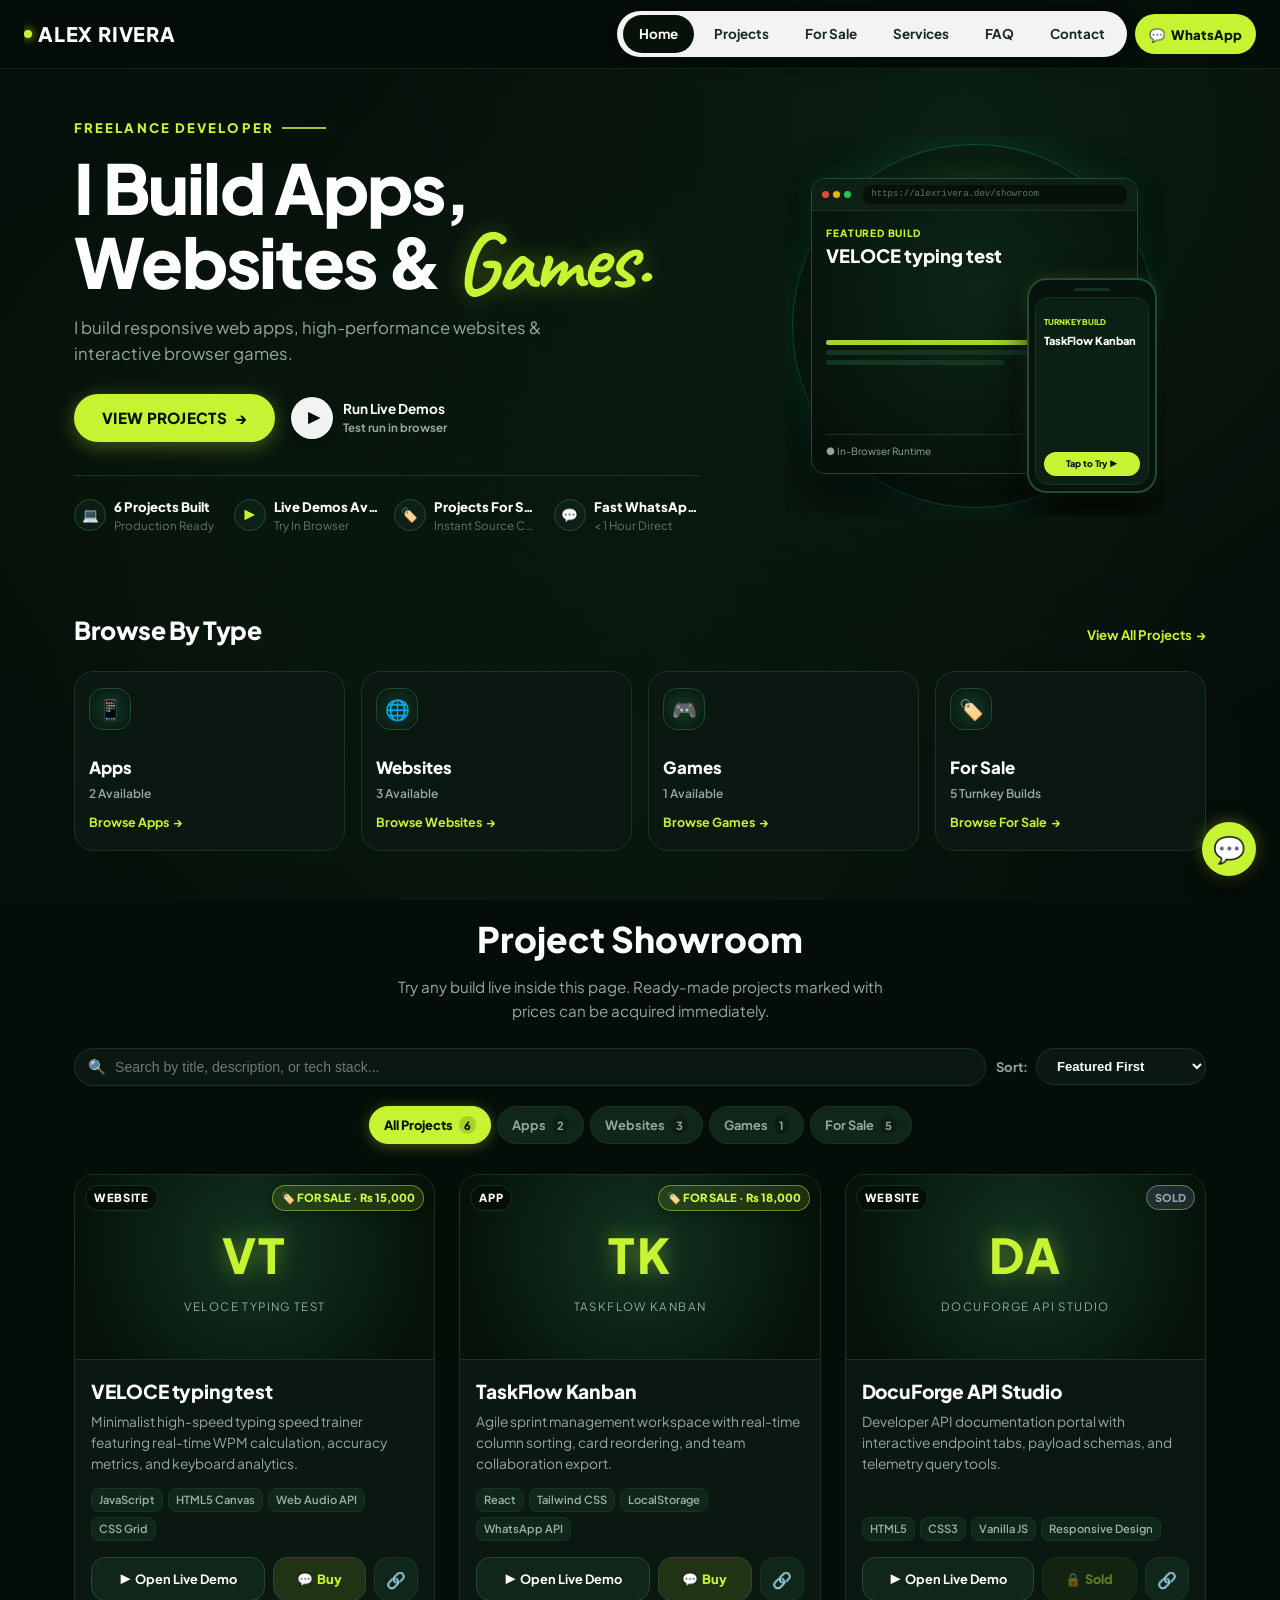
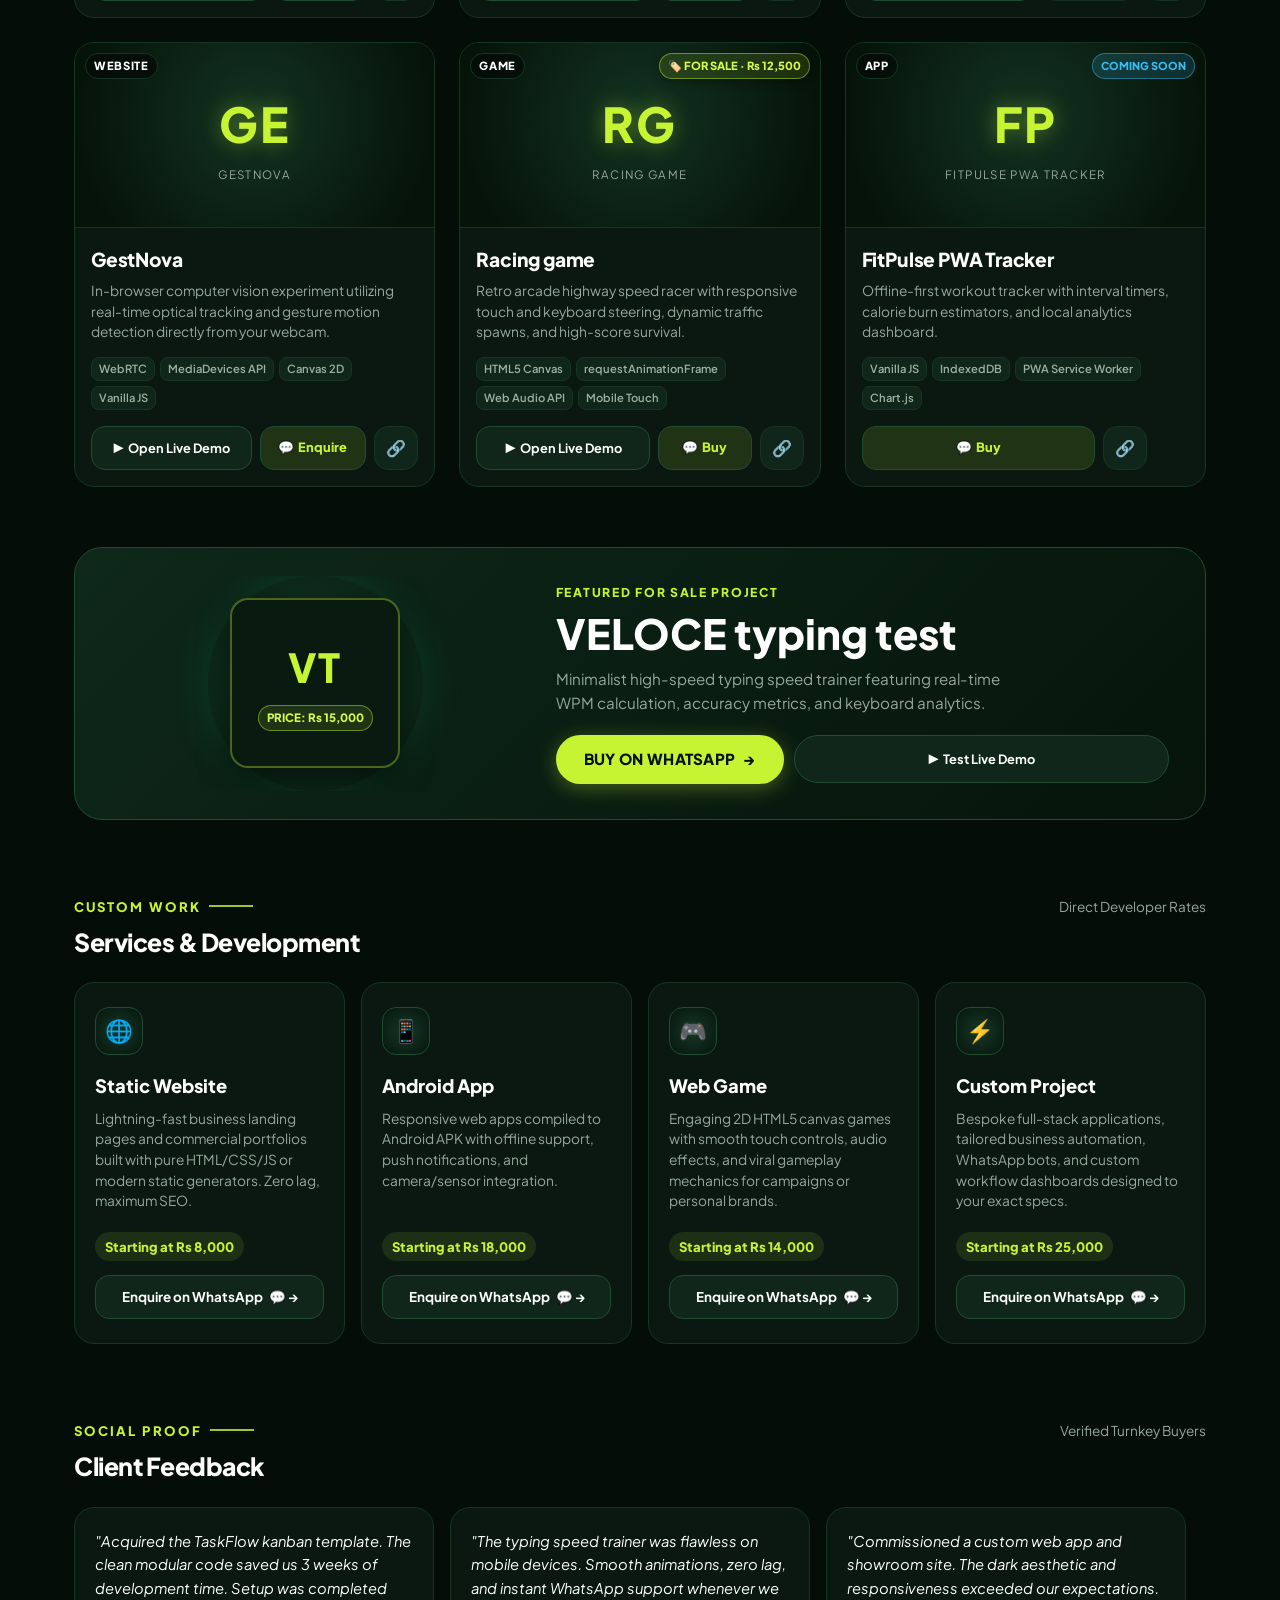
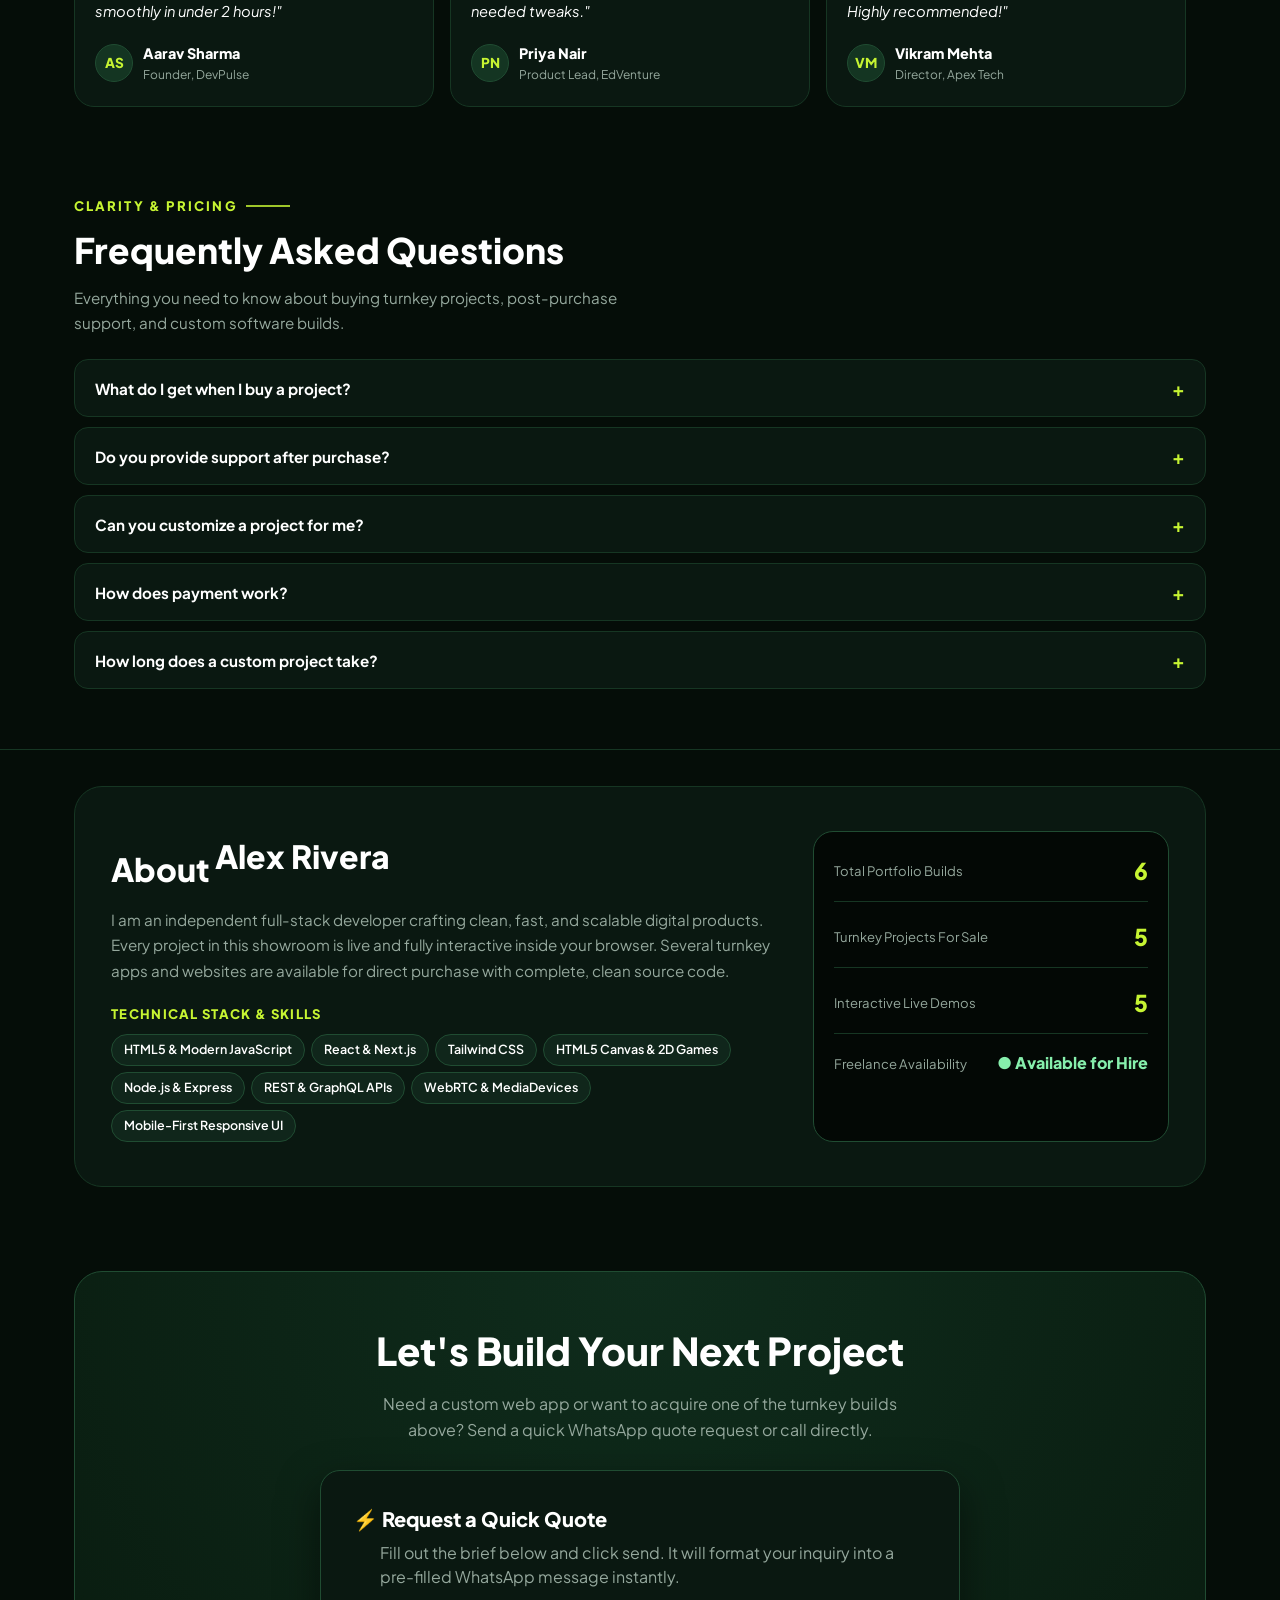
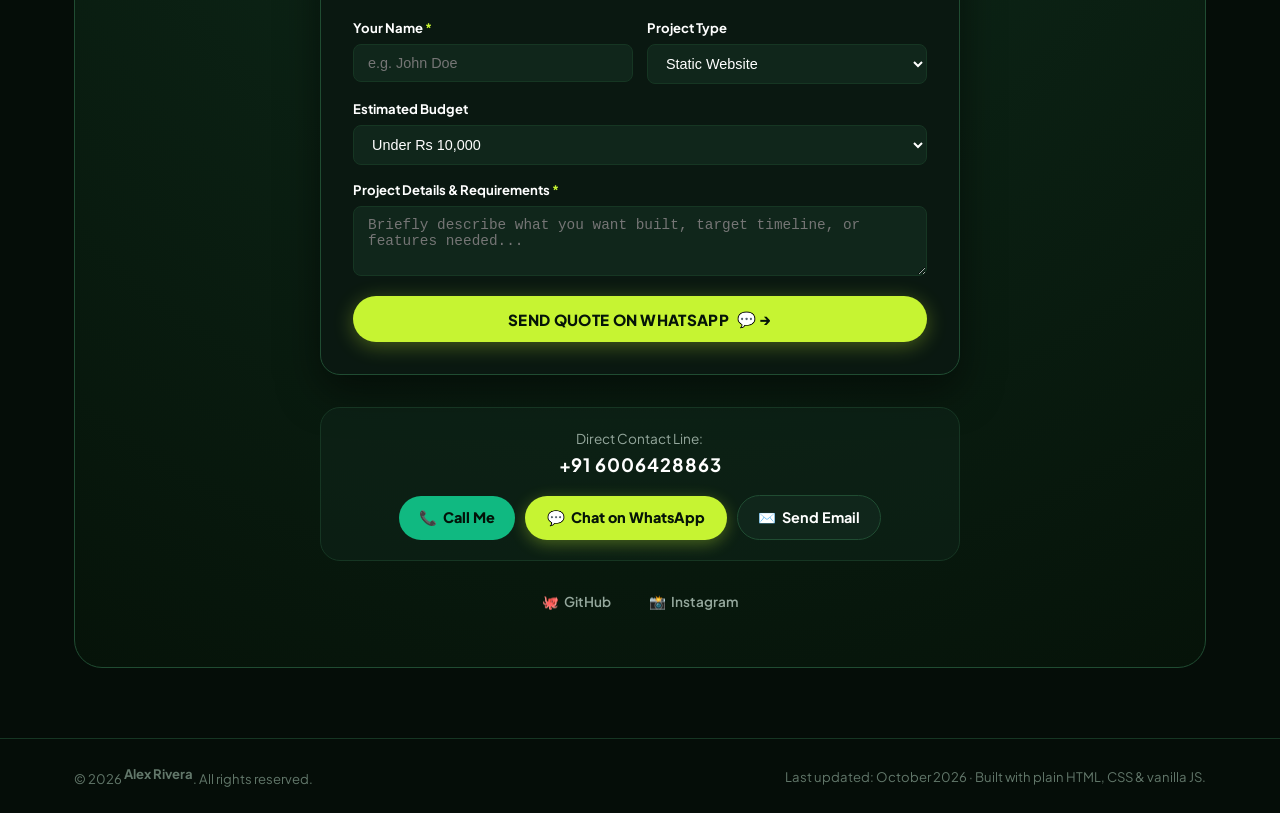
<file: index.html>
<!DOCTYPE html>
<html lang="en">
<head>
  <meta charset="UTF-8" />
  <meta name="viewport" content="width=device-width, initial-scale=1.0" />
  <title>Developer Portfolio &amp; Project Showroom</title>
  <meta name="description" content="Portfolio and interactive project showroom. Test live web apps, websites, and games inside the browser or buy turnkey code on WhatsApp." />
  
  <!-- Open Graph / Social Sharing Meta -->
  <meta property="og:title" content="Developer Portfolio &amp; Project Showroom" />
  <meta property="og:description" content="Try live interactive web apps and games directly in your browser. Available for hire and turnkey code purchases." />
  <meta property="og:type" content="website" />
  <meta name="twitter:card" content="summary_large_image" />

  <!-- PWA Manifest & Mobile Web App Meta -->
  <link rel="manifest" href="./manifest.json" />
  <meta name="theme-color" content="#050d08" />
  <meta name="apple-mobile-web-app-capable" content="yes" />
  <meta name="apple-mobile-web-app-status-bar-style" content="black-translucent" />
  <link rel="apple-touch-icon" href="data:image/svg+xml,<svg xmlns='http://www.w3.org/2000/svg' viewBox='0 0 192 192'><rect width='192' height='192' rx='40' fill='%23050d08'/><circle cx='96' cy='96' r='60' fill='%2310261b' stroke='%23c6f432' stroke-width='8'/><text x='96' y='116' font-size='64' font-weight='bold' fill='%23c6f432' text-anchor='middle'>⚡</text></svg>" />

  <!-- Google Fonts: Plus Jakarta Sans & Caveat -->
  <link rel="preconnect" href="https://fonts.googleapis.com" />
  <link rel="preconnect" href="https://fonts.gstatic.com" crossorigin />
  <link href="https://fonts.googleapis.com/css2?family=Caveat:wght@600;700&family=Plus+Jakarta+Sans:wght@400;500;600;700;800&display=swap" rel="stylesheet" />

  <!-- Vanilla CSS Stylesheet -->
  <link rel="stylesheet" href="./style.css" />
</head>
<body>

  <!-- Sticky Header with Floating White Pill Navigation -->
  <header class="header" id="header">
    <div class="container header-inner">
      <!-- Owner Brand from CONFIG -->
      <a href="#hero" class="brand" aria-label="Home">
        <span class="brand-dot"></span>
        <span class="bind-brand-name brand-text">Developer</span>
      </a>

      <!-- Floating White Pill Navigation (Desktop) -->
      <nav class="floating-nav" aria-label="Main Navigation">
        <a href="#hero" class="nav-item active">Home</a>
        <a href="#projects" class="nav-item">Projects</a>
        <a href="#projects" class="nav-item" onclick="ShowroomApp.setFilter('forsale')">For Sale</a>
        <a href="#services" class="nav-item">Services</a>
        <a href="#faq" class="nav-item">FAQ</a>
        <a href="#contact" class="nav-item">Contact</a>
      </nav>

      <!-- Right Header Actions -->
      <div class="header-actions">
        <a href="#" id="headerWaBtn" class="btn-header-wa" target="_blank" rel="noopener noreferrer" aria-label="Chat on WhatsApp">
          <span class="wa-icon">💬</span>
          <span class="header-wa-label">WhatsApp</span>
          <span class="header-wa-short">Chat</span>
        </a>
        <button class="btn-mobile-menu" id="btnMobileMenu" aria-label="Toggle navigation menu">
          ☰
        </button>
      </div>
    </div>

    <!-- Mobile Dropdown Navigation Drawer -->
    <div class="mobile-nav-drawer" id="mobileNavDrawer">
      <a href="#hero" class="mobile-nav-item active">Home</a>
      <a href="#types" class="mobile-nav-item">Browse Types</a>
      <a href="#projects" class="mobile-nav-item">All Projects</a>
      <a href="#projects" class="mobile-nav-item" onclick="ShowroomApp.setFilter('forsale')">For Sale</a>
      <a href="#services" class="mobile-nav-item">Services</a>
      <a href="#testimonials" class="mobile-nav-item">Reviews</a>
      <a href="#faq" class="mobile-nav-item">FAQ</a>
      <a href="#contact" class="mobile-nav-item">Contact</a>
    </div>
  </header>

  <!-- Main Content -->
  <main>

    <!-- Hero Section -->
    <section class="hero-section" id="hero">
      <div class="container">
        <div class="hero-grid">
          
          <!-- Left Hero Column -->
          <div class="hero-content">
            <div class="hero-overline">FREELANCE DEVELOPER</div>
            
            <h1 class="hero-title">
              I Build Apps, Websites &amp; <span class="script-accent">Games.</span>
            </h1>

            <p class="hero-subtitle bind-tagline">
              Explore live, production-ready web applications, tools &amp; browser games you can run directly inside this page.
            </p>

            <!-- Hero Action Buttons -->
            <div class="hero-cta-row">
              <a href="#projects" class="btn-primary-pill">
                <span>VIEW PROJECTS</span>
                <span>→</span>
              </a>

              <div class="btn-play-trigger" id="heroPlayTrigger" role="button" tabindex="0" title="Launch live interactive demo">
                <div class="play-circle">▶</div>
                <div class="play-text">
                  <span class="play-text-title">Run Live Demos</span>
                  <span class="play-text-sub">Test run in browser</span>
                </div>
              </div>
            </div>

            <!-- Row of 4 Trust Items -->
            <div class="trust-badges-row">
              <div class="trust-item">
                <div class="trust-icon-box">💻</div>
                <div class="trust-text">
                  <span class="trust-title" id="trustCountProjects">6 Projects Built</span>
                  <span class="trust-sub">Production Ready</span>
                </div>
              </div>

              <div class="trust-item">
                <div class="trust-icon-box">▶</div>
                <div class="trust-text">
                  <span class="trust-title" id="trustCountLive">Live Demos Available</span>
                  <span class="trust-sub">Try In Browser</span>
                </div>
              </div>

              <div class="trust-item">
                <div class="trust-icon-box">🏷️</div>
                <div class="trust-text">
                  <span class="trust-title" id="trustCountSale">Projects For Sale</span>
                  <span class="trust-sub">Instant Source Code</span>
                </div>
              </div>

              <div class="trust-item">
                <div class="trust-icon-box">💬</div>
                <div class="trust-text">
                  <span class="trust-title">Fast WhatsApp Reply</span>
                  <span class="trust-sub">&lt; 1 Hour Direct</span>
                </div>
              </div>
            </div>

          </div>

          <!-- Right Hero Visual Showcase -->
          <div class="hero-visual">
            <div class="visual-rings-container">
              <div class="halo-ring halo-ring-1"></div>
              <div class="halo-ring halo-ring-2"></div>
              <div class="halo-ring halo-ring-3"></div>

              <div class="device-stage">
                <!-- Browser Window Mockup -->
                <div class="browser-window" id="browserMockupTrigger" title="Click to launch live preview">
                  <div class="browser-header">
                    <div class="browser-dots">
                      <span class="dot dot-red"></span>
                      <span class="dot dot-yellow"></span>
                      <span class="dot dot-green"></span>
                    </div>
                    <div class="browser-address" id="browserAddressBar">https://showroom.dev</div>
                  </div>
                  <div class="browser-content">
                    <div>
                      <div class="mockup-featured-tag" id="mockupFeaturedTag">FEATURED BUILD</div>
                      <div class="mockup-title" id="mockupTitle">VELOCE Typing Test</div>
                    </div>
                    <div class="mockup-code-lines">
                      <div class="code-bar" style="width: 75%; background: #c6f432; opacity: 0.85;"></div>
                      <div class="code-bar" style="width: 90%;"></div>
                      <div class="code-bar" style="width: 60%;"></div>
                    </div>
                    <div class="mockup-status-row">
                      <span>● In-Browser Runtime</span>
                      <span style="color: var(--accent-lime); font-weight: bold;">TEST LIVE ↗</span>
                    </div>
                  </div>
                </div>

                <!-- Overlapping Phone Mockup -->
                <div class="phone-mockup" id="phoneMockupTrigger" title="Tap to try live project demo">
                  <div class="phone-notch"></div>
                  <div class="phone-screen">
                    <div>
                      <span class="phone-badge" id="heroPhoneBadge">FEATURED DEMO</span>
                      <div class="phone-app-name" id="heroPhoneAppName">VELOCE Speed Test</div>
                    </div>
                    <span class="phone-btn-tap" id="heroTapToTryBtn">Tap to Try ▶</span>
                  </div>
                </div>

              </div>
            </div>
          </div>

        </div>
      </div>
    </section>

    <!-- "Browse By Type" Section -->
    <section class="section-browse-type" id="types">
      <div class="container">
        
        <div class="section-head-split">
          <h2 class="section-title">Browse By Type</h2>
          <a href="#projects" class="section-link">View All Projects <span>→</span></a>
        </div>

        <div class="type-cards-grid">
          <div class="type-card" data-filter="app">
            <div class="type-card-icon-box">📱</div>
            <div class="type-card-info">
              <h3>Apps</h3>
              <div class="type-card-count" id="typeCountApps">2 Available</div>
              <div class="type-card-link">Browse Apps <span>→</span></div>
            </div>
          </div>

          <div class="type-card" data-filter="website">
            <div class="type-card-icon-box">🌐</div>
            <div class="type-card-info">
              <h3>Websites</h3>
              <div class="type-card-count" id="typeCountWebsites">3 Available</div>
              <div class="type-card-link">Browse Websites <span>→</span></div>
            </div>
          </div>

          <div class="type-card" data-filter="game">
            <div class="type-card-icon-box">🎮</div>
            <div class="type-card-info">
              <h3>Games</h3>
              <div class="type-card-count" id="typeCountGames">1 Available</div>
              <div class="type-card-link">Browse Games <span>→</span></div>
            </div>
          </div>

          <div class="type-card" data-filter="forsale">
            <div class="type-card-icon-box">🏷️</div>
            <div class="type-card-info">
              <h3>For Sale</h3>
              <div class="type-card-count" id="typeCountSale">4 Turnkey Builds</div>
              <div class="type-card-link">Browse For Sale <span>→</span></div>
            </div>
          </div>
        </div>

      </div>
    </section>

    <!-- Projects Showroom Section (Search & Sort + Filter Chips + Grid) -->
    <section class="section-projects" id="projects">
      <div class="container">
        <div class="projects-header-wrap">
          <h2>Project Showroom</h2>
          <p>Try any build live inside this page. Ready-made projects marked with prices can be acquired immediately.</p>
        </div>

        <!-- Search and Sort Controls -->
        <div class="search-sort-container">
          <div class="search-input-wrap">
            <span class="search-icon">🔍</span>
            <input type="text" id="projectSearchInput" class="project-search-input" placeholder="Search by title, description, or tech stack..." aria-label="Search projects" autocomplete="off" />
            <button id="projectSearchClear" class="search-clear-btn" aria-label="Clear search">✕</button>
          </div>
          <div class="sort-select-wrap">
            <label for="projectSortSelect" class="sort-label">Sort:</label>
            <select id="projectSortSelect" class="project-sort-select" aria-label="Sort projects">
              <option value="featured">Featured First</option>
              <option value="newest">Newest First</option>
              <option value="forsale">For Sale First</option>
              <option value="price-asc">Price: Low to High</option>
              <option value="price-desc">Price: High to Low</option>
            </select>
          </div>
        </div>

        <!-- Filter Chips Bar -->
        <div class="filter-bar" id="filterChipsWrap" role="tablist" aria-label="Project Categories"></div>

        <!-- Responsive Projects Grid -->
        <div class="projects-grid" id="projectsGrid"></div>
      </div>
    </section>

    <!-- Bottom Wide Featured Banner -->
    <section class="section-featured-banner">
      <div class="container">
        <div class="featured-sale-banner">
          <div class="featured-banner-grid">
            <div class="featured-visual-box">
              <div class="featured-ring">
                <div class="featured-preview-card">
                  <div class="featured-preview-initials" id="saleBannerInitials">VT</div>
                  <div class="featured-preview-badge" id="saleBannerPrice">PRICE: Rs 15,000</div>
                </div>
              </div>
            </div>

            <div class="featured-content">
              <div class="banner-badge">FEATURED FOR SALE PROJECT</div>
              <h2 class="banner-title" id="saleBannerTitle">VELOCE Typing Test</h2>
              <p class="banner-desc" id="saleBannerDesc">
                Minimalist high-speed typing speed trainer featuring real-time WPM calculation, accuracy metrics, and keyboard analytics. Turnkey source code ready for immediate deployment.
              </p>
              
              <div class="banner-cta-group">
                <a href="#" class="btn-primary-pill" id="saleBannerBuyBtn" target="_blank" rel="noopener noreferrer">
                  <span>BUY ON WHATSAPP</span>
                  <span>→</span>
                </a>
                <button class="btn-card-demo" id="saleBannerDemoBtn" style="min-height: 48px; border-radius: var(--radius-full); padding: 14px 24px;">
                  <span>▶</span> Test Live Demo
                </button>
              </div>
            </div>
          </div>
        </div>
      </div>
    </section>

    <!-- Services Section (Before Contact) -->
    <section class="section-services" id="services">
      <div class="container">
        <div class="section-head-split">
          <div>
            <div class="hero-overline" style="margin-bottom: 6px;">CUSTOM WORK</div>
            <h2 class="section-title">Services &amp; Development</h2>
          </div>
          <span style="font-size: 0.85rem; color: var(--text-muted);">Direct Developer Rates</span>
        </div>

        <div class="services-grid" id="servicesGrid">
          <!-- Dynamically populated from SERVICES in projects.js -->
        </div>
      </div>
    </section>

    <!-- Testimonials Section -->
    <section class="section-testimonials" id="testimonials">
      <div class="container">
        <div class="section-head-split">
          <div>
            <div class="hero-overline" style="margin-bottom: 6px;">SOCIAL PROOF</div>
            <h2 class="section-title">Client Feedback</h2>
          </div>
          <span style="font-size: 0.85rem; color: var(--text-muted);">Verified Turnkey Buyers</span>
        </div>

        <div class="testimonials-carousel" id="testimonialsCarousel">
          <!-- Dynamically populated from TESTIMONIALS in projects.js -->
        </div>
      </div>
    </section>

    <!-- FAQ Section (Accordion) -->
    <section class="section-faq" id="faq">
      <div class="container">
        <div class="projects-header-wrap" style="text-align: left; margin-bottom: 24px;">
          <div class="hero-overline" style="margin-bottom: 6px;">CLARITY &amp; PRICING</div>
          <h2 style="font-size: clamp(1.6rem, 5vw, 2.2rem);">Frequently Asked Questions</h2>
          <p style="margin: 0; max-width: 600px;">Everything you need to know about buying turnkey projects, post-purchase support, and custom software builds.</p>
        </div>

        <div class="faq-accordion" id="faqAccordion">
          <!-- Dynamically populated from FAQ in projects.js -->
        </div>
      </div>
    </section>

    <!-- About Section -->
    <section class="section-about" id="about">
      <div class="container">
        <div class="about-card">
          <div class="about-grid">
            <div class="about-left">
              <h2>About <span class="bind-brand-name">Developer</span></h2>
              <p class="about-text" id="aboutText">Loading developer biography...</p>

              <div class="skills-heading">Technical Stack &amp; Skills</div>
              <div class="skills-tags-wrap" id="skillsList"></div>
            </div>

            <div class="about-stats-box">
              <div class="stat-row">
                <span class="stat-label">Total Portfolio Builds</span>
                <span class="stat-number bind-total-projects">6</span>
              </div>
              <div class="stat-row">
                <span class="stat-label">Turnkey Projects For Sale</span>
                <span class="stat-number" id="forSaleCount">4</span>
              </div>
              <div class="stat-row">
                <span class="stat-label">Interactive Live Demos</span>
                <span class="stat-number" id="liveDemosCount">5</span>
              </div>
              <div class="stat-row">
                <span class="stat-label">Freelance Availability</span>
                <span class="stat-number" style="font-size: 1rem; color: #86efac;">● Available for Hire</span>
              </div>
            </div>
          </div>
        </div>
      </div>
    </section>

    <!-- Contact & Request a Quote Section -->
    <section class="section-contact" id="contact">
      <div class="container">
        <div class="contact-box">
          <h2>Let's Build Your Next Project</h2>
          <p>Need a custom web app or want to acquire one of the turnkey builds above? Send a quick WhatsApp quote request or call directly.</p>

          <!-- Request a Quote Form -->
          <div class="quote-form-card">
            <h3 class="quote-form-title">⚡ Request a Quick Quote</h3>
            <p class="quote-form-sub">Fill out the brief below and click send. It will format your inquiry into a pre-filled WhatsApp message instantly.</p>
            
            <form id="quoteForm" class="quote-form" novalidate>
              <div class="form-row">
                <div class="form-group">
                  <label for="quoteName" class="form-label">Your Name <span style="color:var(--accent-lime); font-weight:bold;">*</span></label>
                  <input type="text" id="quoteName" class="form-control" placeholder="e.g. John Doe" required />
                  <span class="form-error" id="quoteNameError">Please enter your name.</span>
                </div>
                
                <div class="form-group">
                  <label for="quoteType" class="form-label">Project Type</label>
                  <select id="quoteType" class="form-control">
                    <option value="Static Website">Static Website</option>
                    <option value="Android App">Android App</option>
                    <option value="Web Game">Interactive Web Game</option>
                    <option value="Custom Project">Custom Software / SaaS</option>
                    <option value="Turnkey Code">Buy Existing Project</option>
                  </select>
                </div>
              </div>

              <div class="form-group">
                <label for="quoteBudget" class="form-label">Estimated Budget</label>
                <select id="quoteBudget" class="form-control">
                  <option value="Under Rs 10,000">Under Rs 10,000</option>
                  <option value="Rs 10,000 - 25,000">Rs 10,000 – Rs 25,000</option>
                  <option value="Rs 25,000 - 50,000">Rs 25,000 – Rs 50,000</option>
                  <option value="Rs 50,000+">Rs 50,000+</option>
                  <option value="Flexible / Discuss">Flexible / Let's Discuss</option>
                </select>
              </div>

              <div class="form-group">
                <label for="quoteDetails" class="form-label">Project Details &amp; Requirements <span style="color:var(--accent-lime); font-weight:bold;">*</span></label>
                <textarea id="quoteDetails" class="form-control" rows="3" placeholder="Briefly describe what you want built, target timeline, or features needed..." required></textarea>
                <span class="form-error" id="quoteDetailsError">Please provide a few project details.</span>
              </div>

              <button type="submit" class="btn-primary-pill" style="width: 100%; justify-content: center; margin-top: 6px;">
                <span>SEND QUOTE ON WHATSAPP</span>
                <span>💬 →</span>
              </button>
            </form>
          </div>

          <!-- Direct Phone & Contact Details -->
          <div class="direct-contact-bar">
            <div class="direct-phone-display">
              <span style="font-size: 0.85rem; color: var(--text-muted); display: block;">Direct Contact Line:</span>
              <strong id="displayPhoneText" style="font-size: 1.15rem; color: #ffffff; letter-spacing: 0.05em;">+91 6006428863</strong>
            </div>
            
            <div class="contact-btn-group" style="margin-bottom: 0;">
              <a href="#" id="contactCallBtn" class="btn-contact-call">
                <span>📞</span>
                <span>Call Me</span>
              </a>
              <a href="#" id="contactWaBtn" class="btn-contact-wa" target="_blank" rel="noopener noreferrer">
                <span>💬</span>
                <span>Chat on WhatsApp</span>
              </a>
              <a href="#" id="contactEmailBtn" class="btn-contact-email">
                <span>✉️</span>
                <span>Send Email</span>
              </a>
            </div>
          </div>

          <div class="social-links" style="margin-top: 24px;">
            <a href="#" id="githubLink" class="social-link" target="_blank" rel="noopener noreferrer">
              <span>🐙</span> GitHub
            </a>
            <a href="#" id="instaLink" class="social-link" target="_blank" rel="noopener noreferrer">
              <span>📸</span> Instagram
            </a>
          </div>
        </div>
      </div>
    </section>

  </main>

  <!-- Footer -->
  <footer class="footer">
    <div class="container footer-content">
      <div>
        &copy; <span id="currentYear">2026</span> <strong class="bind-brand-name">Developer</strong>. All rights reserved.
      </div>
      <div>
        Last updated: <span id="footerLastUpdated">October 2026</span> · Built with plain HTML, CSS &amp; vanilla JS.
      </div>
    </div>
  </footer>

  <!-- ==========================================================================
       Floating Action Buttons & Notifications
       ========================================================================== -->
  <!-- Floating Quick WhatsApp Button -->
  <a href="#" id="floatingWaBtn" class="floating-wa-btn" target="_blank" rel="noopener noreferrer" aria-label="Chat on WhatsApp" title="Chat on WhatsApp">
    <span>💬</span>
  </a>

  <!-- Back to Top Button -->
  <button id="backToTopBtn" class="back-to-top-btn" aria-label="Back to top" title="Scroll to top">
    ↑
  </button>

  <!-- Reusable Toast Component -->
  <div id="toastNotification" class="toast-notification" role="status" aria-live="polite"></div>

  <!-- ==========================================================================
       Live Demo Full-Screen Modal
       ========================================================================== -->
  <div class="modal-overlay" id="demoModal" role="dialog" aria-modal="true" aria-labelledby="modalTitle">
    <div class="modal-top-bar">
      <div class="modal-title-wrap">
        <span class="type-tag modal-type-badge" id="modalTypeTag">APP</span>
        <h3 class="modal-title" id="modalTitle">Project Title</h3>
      </div>

      <div class="modal-actions">
        <!-- Share button in modal -->
        <button class="btn-modal-action" id="modalShareBtn" title="Share project link">
          <span>🔗</span>
          <span class="hide-on-mobile">Share</span>
        </button>

        <!-- Open in New Tab -->
        <a href="#" id="modalNewTabBtn" class="btn-modal-action" target="_blank" rel="noopener noreferrer" title="Open preview in a new tab">
          <span>↗</span>
          <span class="hide-on-mobile">New Tab</span>
        </a>

        <!-- Download APK -->
        <a href="#" id="modalApkBtn" class="btn-modal-action" download style="display:none;" title="Download Android APK package">
          <span>⬇</span>
          <span>APK</span>
        </a>

        <!-- Buy / Enquire WhatsApp -->
        <a href="#" id="modalBuyBtn" class="btn-modal-action btn-modal-buy" target="_blank" rel="noopener noreferrer">
          <span>💬</span>
          <span id="modalBuyBtnText">Buy Project</span>
        </a>

        <button class="btn-modal-close" id="modalCloseBtn" aria-label="Close modal">✕</button>
      </div>
    </div>

    <div class="modal-body">
      <div class="modal-spinner-wrap" id="modalSpinner">
        <div class="spinner"></div>
        <div class="spinner-text">Loading live interactive preview...</div>
      </div>

      <div class="modal-error-box" id="modalErrorBox">
        <div class="error-icon">⚠️</div>
        <h4>This site cannot be previewed here</h4>
        <p>This project uses external security policies (X-Frame-Options) that prevent embedded iframe viewing on this device.</p>
        <a href="#" id="modalErrorNewTabBtn" target="_blank" rel="noopener noreferrer" class="btn-primary-pill" style="font-size:0.85rem; padding:10px 22px;">
          <span>Open In New Tab ↗</span>
        </a>
      </div>

      <div id="modalFrameContainer" style="width:100%; height:100%;"></div>
    </div>
  </div>

  <script src="./projects.js"></script>
  <script src="./script.js"></script>
</body>
</html>
</file>
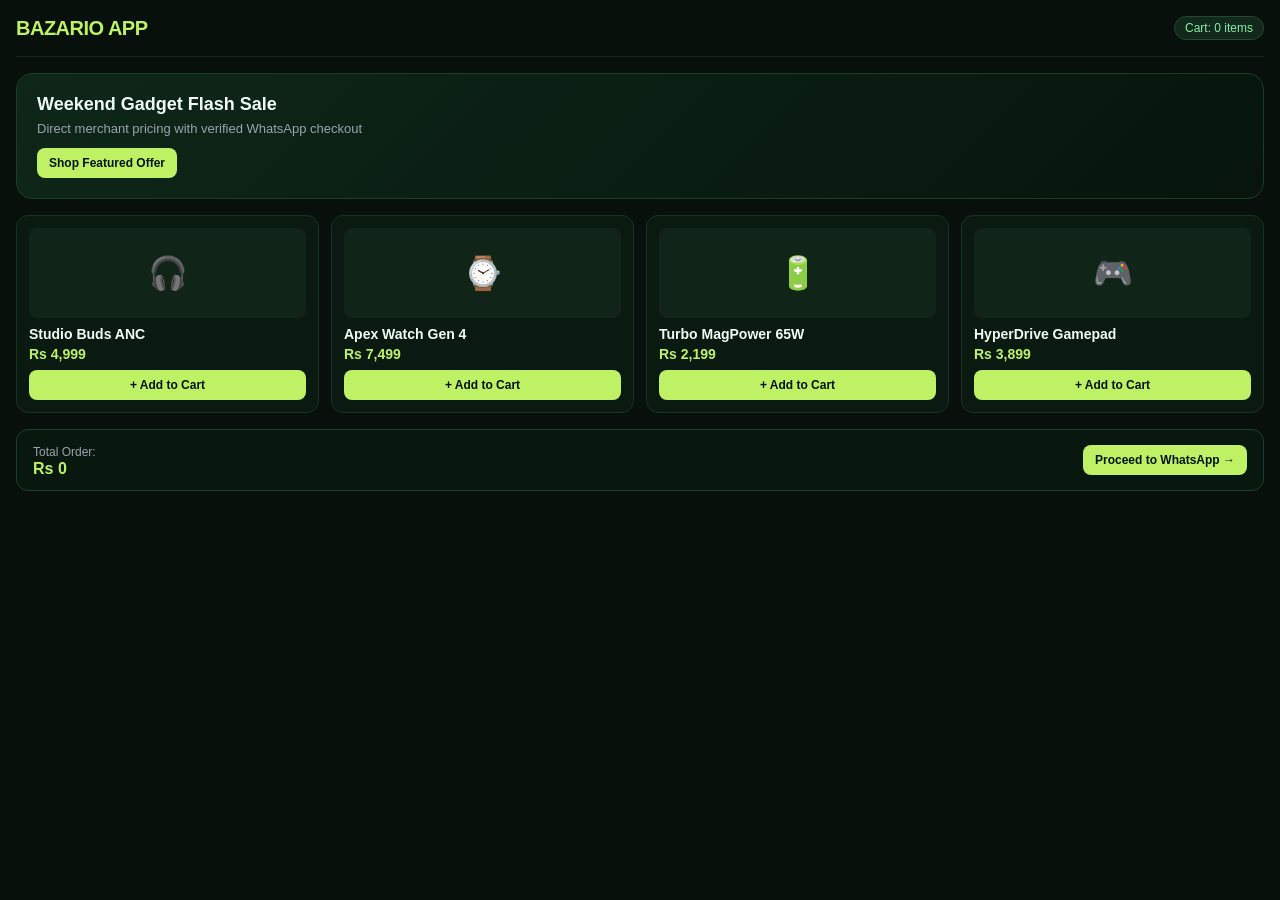
<file: demos/bazario.html>
<!DOCTYPE html>
<html lang="en">
<head>
  <meta charset="UTF-8">
  <meta name="viewport" content="width=device-width, initial-scale=1.0">
  <title>Bazario - Modern Marketplace</title>
  <style>
    * { margin: 0; padding: 0; box-sizing: border-box; font-family: -apple-system, BlinkMacSystemFont, "Segoe UI", Roboto, sans-serif; }
    body { background: #07100b; color: #f0fdf4; min-height: 100vh; padding: 16px; }
    .header { display: flex; justify-content: space-between; align-items: center; padding-bottom: 16px; border-bottom: 1px solid #14281c; }
    .logo { font-size: 20px; font-weight: 800; color: #bef264; letter-spacing: -0.5px; }
    .badge { background: #12281a; border: 1px solid #234830; color: #86efac; padding: 4px 10px; border-radius: 20px; font-size: 12px; }
    .hero-banner { background: linear-gradient(135deg, #0e2718, #07150d); border: 1px solid #1b3d27; border-radius: 16px; padding: 20px; margin: 16px 0; }
    .hero-banner h1 { font-size: 18px; margin-bottom: 6px; }
    .hero-banner p { font-size: 13px; color: #9ca3af; margin-bottom: 12px; }
    .grid { display: grid; grid-template-columns: repeat(auto-fit, minmax(140px, 1fr)); gap: 12px; }
    .card { background: #0b1a11; border: 1px solid #183322; border-radius: 12px; padding: 12px; display: flex; flex-direction: column; justify-content: space-between; }
    .img-box { height: 90px; background: #102418; border-radius: 8px; display: flex; align-items: center; justify-content: center; font-size: 32px; margin-bottom: 8px; }
    .card h3 { font-size: 14px; margin-bottom: 4px; }
    .card .price { font-size: 14px; font-weight: 700; color: #bef264; margin-bottom: 8px; }
    .btn { background: #bef264; color: #05140b; border: none; padding: 8px 12px; border-radius: 8px; font-weight: 700; font-size: 12px; cursor: pointer; transition: 0.2s; }
    .btn:hover { background: #a3e635; }
    .cart-bar { position: sticky; bottom: 0; background: #09180f; border: 1px solid #1e3f2b; padding: 12px 16px; border-radius: 12px; margin-top: 16px; display: flex; justify-content: space-between; align-items: center; }
  </style>
</head>
<body>
  <div class="header">
    <div class="logo">BAZARIO APP</div>
    <div class="badge" id="cartCount">Cart: 0 items</div>
  </div>
  <div class="hero-banner">
    <h1>Weekend Gadget Flash Sale</h1>
    <p>Direct merchant pricing with verified WhatsApp checkout</p>
    <button class="btn" onclick="addItem('Pro Earbuds', 2499)">Shop Featured Offer</button>
  </div>
  <div class="grid">
    <div class="card">
      <div class="img-box">🎧</div>
      <h3>Studio Buds ANC</h3>
      <div class="price">Rs 4,999</div>
      <button class="btn" onclick="addItem('Studio Buds ANC', 4999)">+ Add to Cart</button>
    </div>
    <div class="card">
      <div class="img-box">⌚</div>
      <h3>Apex Watch Gen 4</h3>
      <div class="price">Rs 7,499</div>
      <button class="btn" onclick="addItem('Apex Watch Gen 4', 7499)">+ Add to Cart</button>
    </div>
    <div class="card">
      <div class="img-box">🔋</div>
      <h3>Turbo MagPower 65W</h3>
      <div class="price">Rs 2,199</div>
      <button class="btn" onclick="addItem('Turbo MagPower 65W', 2199)">+ Add to Cart</button>
    </div>
    <div class="card">
      <div class="img-box">🎮</div>
      <h3>HyperDrive Gamepad</h3>
      <div class="price">Rs 3,899</div>
      <button class="btn" onclick="addItem('HyperDrive Gamepad', 3899)">+ Add to Cart</button>
    </div>
  </div>
  <div class="cart-bar">
    <div>
      <span style="font-size:12px; color:#9ca3af;">Total Order:</span>
      <strong id="cartTotal" style="color:#bef264; font-size:16px; display:block;">Rs 0</strong>
    </div>
    <button class="btn" onclick="checkout()">Proceed to WhatsApp →</button>
  </div>
  <script>
    let count = 0;
    let total = 0;
    function addItem(name, price) {
      count++;
      total += price;
      document.getElementById('cartCount').textContent = 'Cart: ' + count + ' items';
      document.getElementById('cartTotal').textContent = 'Rs ' + total.toLocaleString();
    }
    function checkout() {
      if (count === 0) {
        alert('Your cart is empty! Add an item first.');
        return;
      }
      alert('Order simulated successfully for ' + count + ' items (Rs ' + total.toLocaleString() + ')!');
    }
  </script>
</body>
</html>
</file>
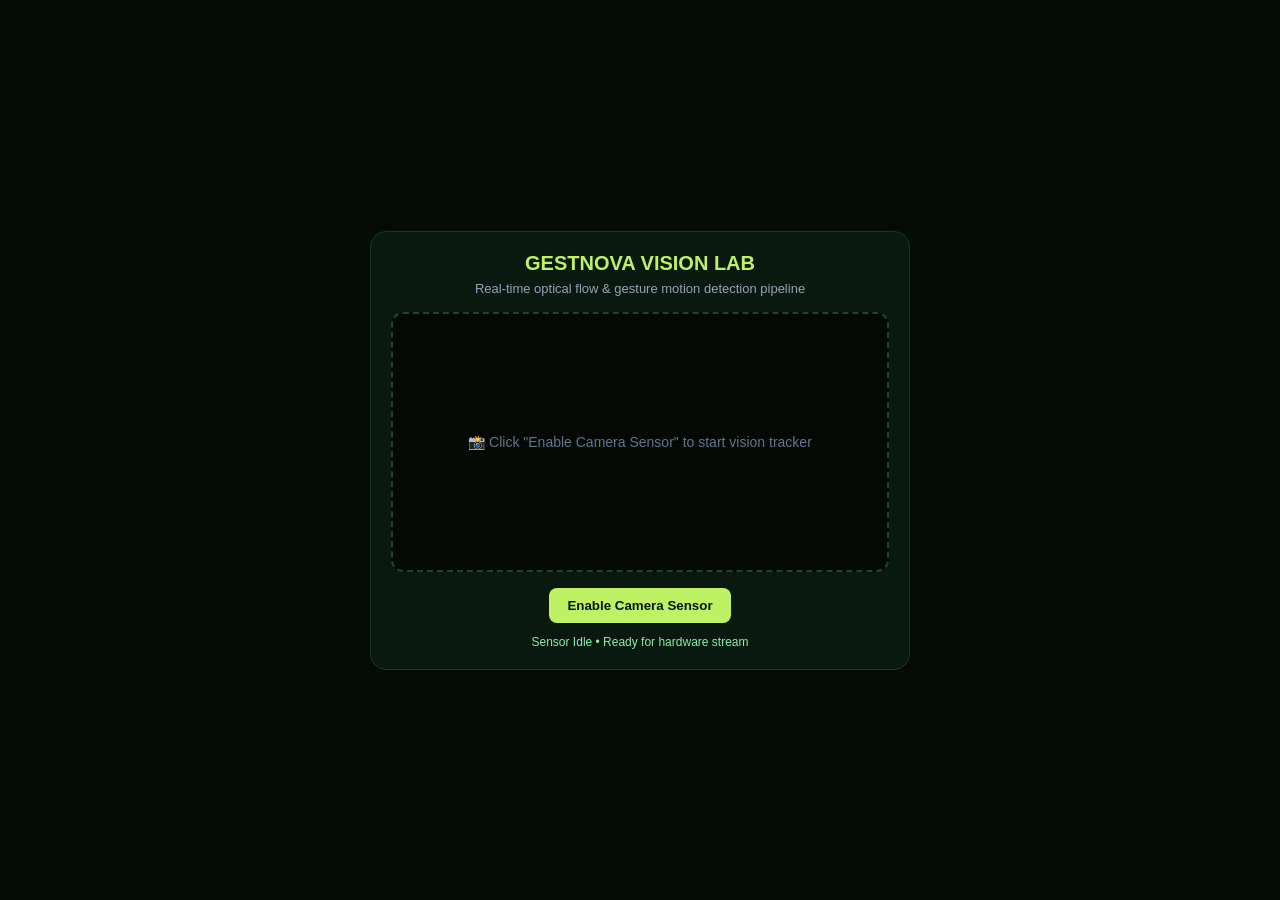
<file: demos/gestnova.html>
<!DOCTYPE html>
<html lang="en">
<head>
  <meta charset="UTF-8">
  <meta name="viewport" content="width=device-width, initial-scale=1.0">
  <title>GestNova - Vision & Motion Tracking</title>
  <style>
    * { margin:0; padding:0; box-sizing:border-box; font-family:-apple-system, BlinkMacSystemFont, "Segoe UI", Roboto, sans-serif; }
    body { background:#050c08; color:#ecfdf5; display:flex; flex-direction:column; align-items:center; justify-content:center; min-height:100vh; padding:16px; text-align:center; }
    .card { max-width:540px; width:100%; background:#0a1910; border:1px solid #1a3824; border-radius:16px; padding:20px; }
    h2 { color:#bef264; margin-bottom:6px; font-size:20px; }
    p { font-size:13px; color:#94a3b8; margin-bottom:16px; }
    .camera-container { width:100%; height:260px; background:#040906; border:2px dashed #1e452c; border-radius:12px; position:relative; overflow:hidden; display:flex; align-items:center; justify-content:center; }
    video { width:100%; height:100%; object-fit:cover; display:none; }
    canvas { position:absolute; top:0; left:0; width:100%; height:100%; }
    .btn { background:#bef264; color:#05140b; border:none; padding:10px 18px; border-radius:8px; font-weight:700; cursor:pointer; margin-top:16px; }
    .status { margin-top:12px; font-size:12px; color:#86efac; }
  </style>
</head>
<body>
  <div class="card">
    <h2>GESTNOVA VISION LAB</h2>
    <p>Real-time optical flow & gesture motion detection pipeline</p>
    <div class="camera-container">
      <video id="webcam" autoplay playsinline muted></video>
      <canvas id="overlayCanvas"></canvas>
      <div id="placeholder" style="color:#64748b; font-size:14px; padding:12px;">
        📸 Click "Enable Camera Sensor" to start vision tracker
      </div>
    </div>
    <button class="btn" id="startBtn" onclick="initCamera()">Enable Camera Sensor</button>
    <div class="status" id="statusText">Sensor Idle • Ready for hardware stream</div>
  </div>
  <script>
    const video = document.getElementById('webcam');
    const canvas = document.getElementById('overlayCanvas');
    const ctx = canvas.getContext('2d');
    const statusText = document.getElementById('statusText');
    const placeholder = document.getElementById('placeholder');
    let isTracking = false;

    async function initCamera() {
      try {
        const stream = await navigator.mediaDevices.getUserMedia({ video: { width: 480, height: 320 } });
        video.srcObject = stream;
        video.style.display = 'block';
        placeholder.style.display = 'none';
        document.getElementById('startBtn').style.display = 'none';
        statusText.textContent = '🟢 Camera Stream Active • Optical Hand Tracking Armed';
        isTracking = true;
        renderLoop();
      } catch (err) {
        statusText.innerHTML = '⚠️ Camera permission denied or not supported in this frame.<br>Simulating optical motion grid:';
        simulateGrid();
      }
    }

    function renderLoop() {
      if (!isTracking) return;
      canvas.width = canvas.clientWidth;
      canvas.height = canvas.clientHeight;
      ctx.clearRect(0, 0, canvas.width, canvas.height);
      ctx.strokeStyle = '#bef264';
      ctx.lineWidth = 2;
      const t = Date.now() / 400;
      const cx = canvas.width / 2 + Math.sin(t) * 40;
      const cy = canvas.height / 2 + Math.cos(t) * 30;
      ctx.strokeRect(cx - 35, cy - 35, 70, 70);
      ctx.fillStyle = '#bef264';
      ctx.font = '11px monospace';
      ctx.fillText('TRACK: GESTURE_PINCH 98%', cx - 35, cy - 42);
      requestAnimationFrame(renderLoop);
    }

    function simulateGrid() {
      canvas.width = canvas.clientWidth;
      canvas.height = canvas.clientHeight;
      function anim() {
        ctx.fillStyle = 'rgba(5, 12, 8, 0.2)';
        ctx.fillRect(0, 0, canvas.width, canvas.height);
        const t = Date.now() / 500;
        ctx.strokeStyle = '#10b981';
        ctx.beginPath();
        for (let i = 0; i < 6; i++) {
          const x = (canvas.width / 7) * (i + 1);
          const y = canvas.height / 2 + Math.sin(t + i) * 30;
          ctx.arc(x, y, 6, 0, Math.PI * 2);
        }
        ctx.stroke();
        requestAnimationFrame(anim);
      }
      anim();
    }
  </script>
</body>
</html>
</file>
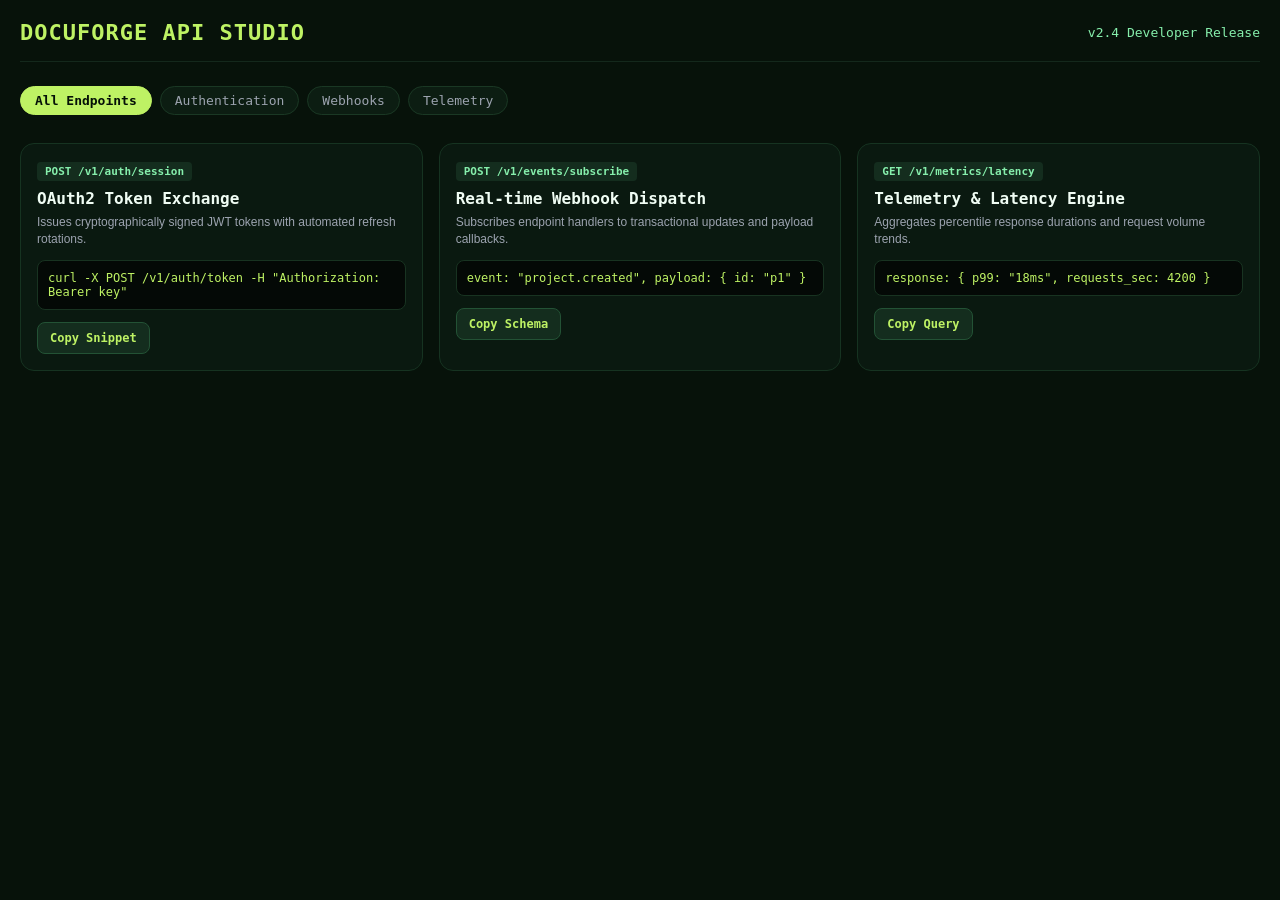
<file: demos/novatek.html>
<!DOCTYPE html>
<html lang="en">
<head>
  <meta charset="UTF-8">
  <meta name="viewport" content="width=device-width, initial-scale=1.0">
  <title>DocuForge - Modern API Documentation</title>
  <style>
    * { margin:0; padding:0; box-sizing:border-box; font-family:-apple-system, BlinkMacSystemFont, "Segoe UI", Roboto, monospace; }
    body { background:#07120a; color:#f0fdf4; padding:20px; min-height:100vh; }
    header { display:flex; justify-content:space-between; align-items:center; margin-bottom:24px; padding-bottom:16px; border-bottom:1px solid #14281c; }
    .brand { font-size:22px; font-weight:800; color:#bef264; letter-spacing:1px; }
    .nav-tabs { display:flex; gap:8px; overflow-x:auto; padding-bottom:8px; margin-bottom:20px; }
    .tab { padding:6px 14px; background:#0c1d12; border:1px solid #1a3824; border-radius:20px; color:#9ca3af; font-size:13px; cursor:pointer; }
    .tab.active { background:#bef264; color:#041007; font-weight:700; border-color:#bef264; }
    .grid { display:grid; grid-template-columns:repeat(auto-fit, minmax(240px, 1fr)); gap:16px; }
    .item { background:#0a1910; border:1px solid #163321; border-radius:14px; padding:16px; transition:0.2s; }
    .item:hover { border-color:#bef264; }
    .badge { font-size:11px; background:#142d1e; color:#86efac; padding:3px 8px; border-radius:4px; display:inline-block; margin-bottom:8px; font-weight:700; }
    .item h3 { font-size:16px; margin-bottom:6px; color:#f0fdf4; }
    .specs { font-size:12px; color:#9ca3af; margin-bottom:12px; font-family:sans-serif; line-height:1.4; }
    .code-preview { background:#040906; border:1px solid #183321; border-radius:8px; padding:10px; font-size:12px; color:#bef264; overflow-x:auto; margin-bottom:12px; }
    .row { display:flex; justify-content:space-between; align-items:center; }
    .btn { background:#142d1e; border:1px solid #235235; color:#bef264; padding:8px 12px; border-radius:8px; font-size:12px; cursor:pointer; font-weight:600; }
    .btn:hover { background:#bef264; color:#061309; }
  </style>
</head>
<body>
  <header>
    <div class="brand">DOCUFORGE API STUDIO</div>
    <div style="font-size:13px; color:#86efac;">v2.4 Developer Release</div>
  </header>
  <div class="nav-tabs">
    <div class="tab active" onclick="filterItems('all', this)">All Endpoints</div>
    <div class="tab" onclick="filterItems('auth', this)">Authentication</div>
    <div class="tab" onclick="filterItems('events', this)">Webhooks</div>
    <div class="tab" onclick="filterItems('analytics', this)">Telemetry</div>
  </div>
  <div class="grid" id="grid">
    <div class="item" data-cat="auth">
      <span class="badge">POST /v1/auth/session</span>
      <h3>OAuth2 Token Exchange</h3>
      <div class="specs">Issues cryptographically signed JWT tokens with automated refresh rotations.</div>
      <div class="code-preview">curl -X POST /v1/auth/token -H "Authorization: Bearer key"</div>
      <div class="row">
        <button class="btn" onclick="showFeedback('Copied curl snippet')">Copy Snippet</button>
      </div>
    </div>
    <div class="item" data-cat="events">
      <span class="badge">POST /v1/events/subscribe</span>
      <h3>Real-time Webhook Dispatch</h3>
      <div class="specs">Subscribes endpoint handlers to transactional updates and payload callbacks.</div>
      <div class="code-preview">event: "project.created", payload: { id: "p1" }</div>
      <div class="row">
        <button class="btn" onclick="showFeedback('Copied event schema')">Copy Schema</button>
      </div>
    </div>
    <div class="item" data-cat="analytics">
      <span class="badge">GET /v1/metrics/latency</span>
      <h3>Telemetry & Latency Engine</h3>
      <div class="specs">Aggregates percentile response durations and request volume trends.</div>
      <div class="code-preview">response: { p99: "18ms", requests_sec: 4200 }</div>
      <div class="row">
        <button class="btn" onclick="showFeedback('Copied metrics query')">Copy Query</button>
      </div>
    </div>
  </div>
  <div id="feedbackToast" style="display:none; position:fixed; bottom:20px; left:50%; transform:translateX(-50%); background:#bef264; color:#041007; font-weight:700; font-size:12px; padding:8px 16px; border-radius:20px; box-shadow:0 4px 12px rgba(0,0,0,0.5);"></div>
  <script>
    function showFeedback(text) {
      const fb = document.getElementById('feedbackToast');
      if (!fb) return;
      fb.textContent = text;
      fb.style.display = 'block';
      setTimeout(() => { fb.style.display = 'none'; }, 2000);
    }
    function filterItems(cat, el) {
      document.querySelectorAll('.tab').forEach(t => t.classList.remove('active'));
      el.classList.add('active');
      document.querySelectorAll('.item').forEach(item => {
        if (cat === 'all' || item.dataset.cat === cat) {
          item.style.display = 'block';
        } else {
          item.style.display = 'none';
        }
      });
    }
  </script>
</body>
</html>
</file>
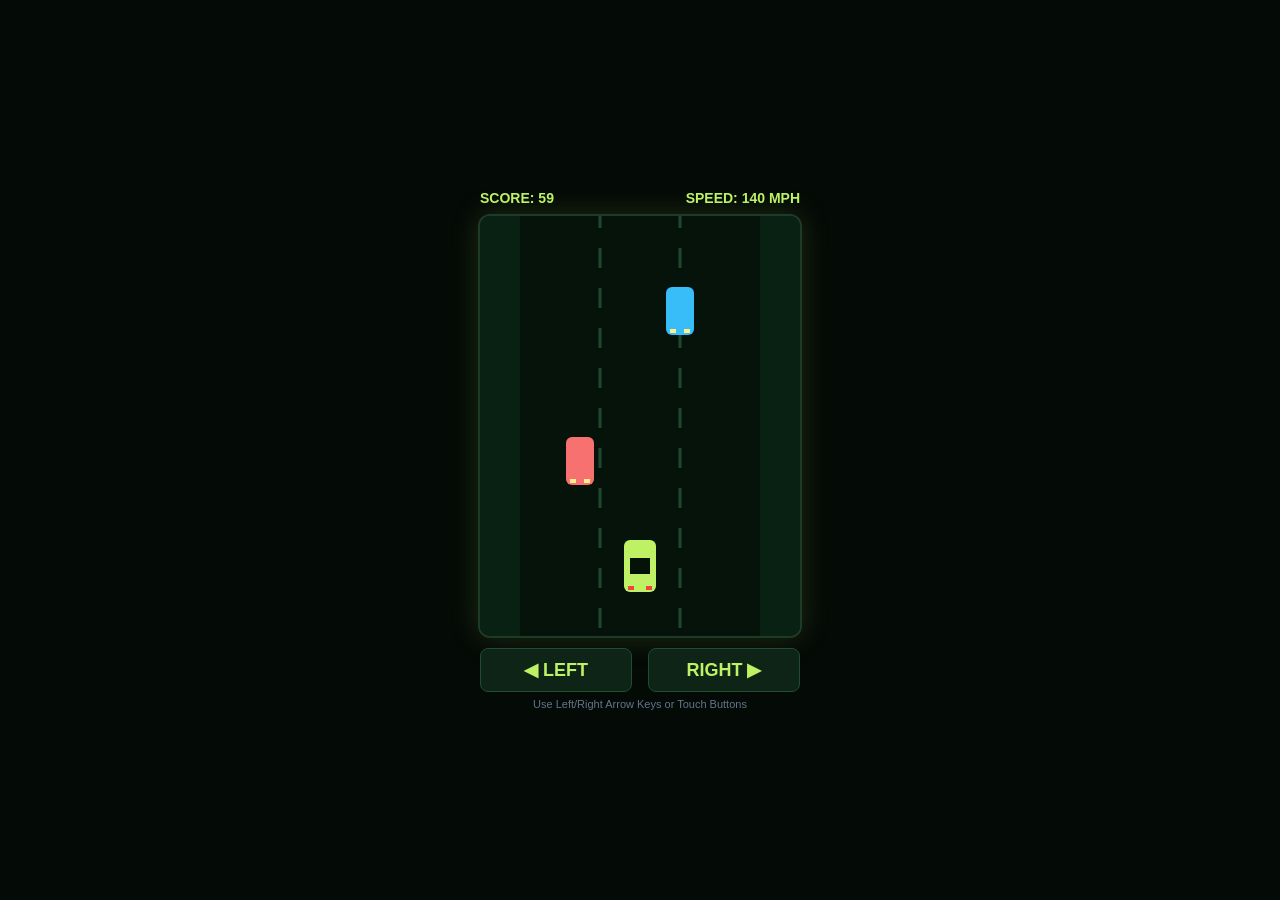
<file: demos/racing.html>
<!DOCTYPE html>
<html lang="en">
<head>
  <meta charset="UTF-8">
  <meta name="viewport" content="width=device-width, initial-scale=1.0, user-scalable=no">
  <title>Turbo Neon Racer</title>
  <style>
    * { margin:0; padding:0; box-sizing:border-box; font-family:-apple-system, BlinkMacSystemFont, "Segoe UI", Roboto, sans-serif; touch-action:manipulation; }
    body { background:#040a06; color:#ecfdf5; display:flex; flex-direction:column; align-items:center; justify-content:center; min-height:100vh; overflow:hidden; }
    #gameCanvas { background:#06140b; border:2px solid #1c3c27; border-radius:12px; max-width:100%; box-shadow:0 0 30px rgba(190,242,100,0.15); }
    .hud { width:320px; display:flex; justify-content:space-between; margin-bottom:8px; font-size:14px; font-weight:700; color:#bef264; }
    .controls { display:flex; gap:16px; margin-top:10px; width:320px; justify-content:center; }
    .ctrl-btn { flex:1; height:44px; background:#0e2417; border:1px solid #224d31; color:#bef264; font-size:18px; font-weight:bold; border-radius:8px; cursor:pointer; }
    .ctrl-btn:active { background:#bef264; color:#051209; }
    .subtext { font-size:11px; color:#64748b; margin-top:6px; }
  </style>
</head>
<body>
  <div class="hud">
    <div>SCORE: <span id="scoreVal">0</span></div>
    <div>SPEED: <span id="speedVal">140</span> MPH</div>
  </div>
  <canvas id="gameCanvas" width="320" height="420"></canvas>
  <div class="controls">
    <button class="ctrl-btn" id="btnLeft" onmousedown="steer(-1)" onmouseup="steer(0)" ontouchstart="steer(-1)" ontouchend="steer(0)">◀ LEFT</button>
    <button class="ctrl-btn" id="btnRight" onmousedown="steer(1)" onmouseup="steer(0)" ontouchstart="steer(1)" ontouchend="steer(0)">RIGHT ▶</button>
  </div>
  <div class="subtext">Use Left/Right Arrow Keys or Touch Buttons</div>
  <script>
    const canvas = document.getElementById('gameCanvas');
    const ctx = canvas.getContext('2d');
    const scoreVal = document.getElementById('scoreVal');
    const speedVal = document.getElementById('speedVal');

    let playerX = 160;
    let playerY = 350;
    let dir = 0;
    let score = 0;
    let speed = 140;
    let gameOver = false;
    let roadOffset = 0;

    let enemies = [
      { x: 100, y: -50, color: '#f87171' },
      { x: 200, y: -200, color: '#38bdf8' }
    ];

    window.addEventListener('keydown', e => {
      if (e.key === 'ArrowLeft' || e.key === 'a') dir = -1;
      if (e.key === 'ArrowRight' || e.key === 'd') dir = 1;
      if (gameOver && e.key === ' ') restart();
    });
    window.addEventListener('keyup', e => {
      if ((e.key === 'ArrowLeft' && dir === -1) || (e.key === 'ArrowRight' && dir === 1)) dir = 0;
    });

    function steer(d) {
      if (gameOver) { restart(); return; }
      dir = d;
    }

    function restart() {
      playerX = 160;
      score = 0;
      gameOver = false;
      enemies = [
        { x: 100, y: -50, color: '#f87171' },
        { x: 200, y: -200, color: '#38bdf8' }
      ];
      loop();
    }

    function loop() {
      if (gameOver) {
        ctx.fillStyle = 'rgba(4, 10, 6, 0.85)';
        ctx.fillRect(0, 0, canvas.width, canvas.height);
        ctx.fillStyle = '#bef264';
        ctx.font = '22px sans-serif';
        ctx.textAlign = 'center';
        ctx.fillText('CRASH! GAME OVER', 160, 190);
        ctx.font = '14px sans-serif';
        ctx.fillStyle = '#f0fdf4';
        ctx.fillText('Final Score: ' + score, 160, 220);
        ctx.fillText('Tap button to retry', 160, 250);
        return;
      }

      roadOffset = (roadOffset + 8) % 40;
      score++;
      scoreVal.textContent = score;

      playerX += dir * 4.5;
      if (playerX < 60) playerX = 60;
      if (playerX > 260) playerX = 260;

      // Draw road
      ctx.fillStyle = '#06130a';
      ctx.fillRect(0, 0, canvas.width, canvas.height);

      // Road grass borders
      ctx.fillStyle = '#092112';
      ctx.fillRect(0, 0, 40, canvas.height);
      ctx.fillRect(280, 0, 40, canvas.height);

      // Lane dividers
      ctx.strokeStyle = '#1e482d';
      ctx.lineWidth = 3;
      ctx.setLineDash([20, 20]);
      ctx.lineDashOffset = -roadOffset;
      ctx.beginPath();
      ctx.moveTo(120, 0); ctx.lineTo(120, canvas.height);
      ctx.moveTo(200, 0); ctx.lineTo(200, canvas.height);
      ctx.stroke();
      ctx.setLineDash([]);

      // Draw Enemies
      enemies.forEach(en => {
        en.y += 5;
        if (en.y > 450) {
          en.y = -60;
          en.x = 60 + Math.random() * 190;
        }
        ctx.fillStyle = en.color;
        ctx.beginPath();
        ctx.roundRect(en.x - 14, en.y - 24, 28, 48, 6);
        ctx.fill();

        // Headlights
        ctx.fillStyle = '#fef08a';
        ctx.fillRect(en.x - 10, en.y + 18, 6, 4);
        ctx.fillRect(en.x + 4, en.y + 18, 6, 4);

        // Collision check
        if (Math.abs(playerX - en.x) < 24 && Math.abs(playerY - en.y) < 40) {
          gameOver = true;
        }
      });

      // Draw Player Car
      ctx.fillStyle = '#bef264';
      ctx.beginPath();
      ctx.roundRect(playerX - 16, playerY - 26, 32, 52, 6);
      ctx.fill();
      // Cockpit
      ctx.fillStyle = '#051208';
      ctx.fillRect(playerX - 10, playerY - 8, 20, 16);
      // Taillights
      ctx.fillStyle = '#ef4444';
      ctx.fillRect(playerX - 12, playerY + 20, 6, 4);
      ctx.fillRect(playerX + 6, playerY + 20, 6, 4);

      requestAnimationFrame(loop);
    }
    loop();
  </script>
</body>
</html>
</file>
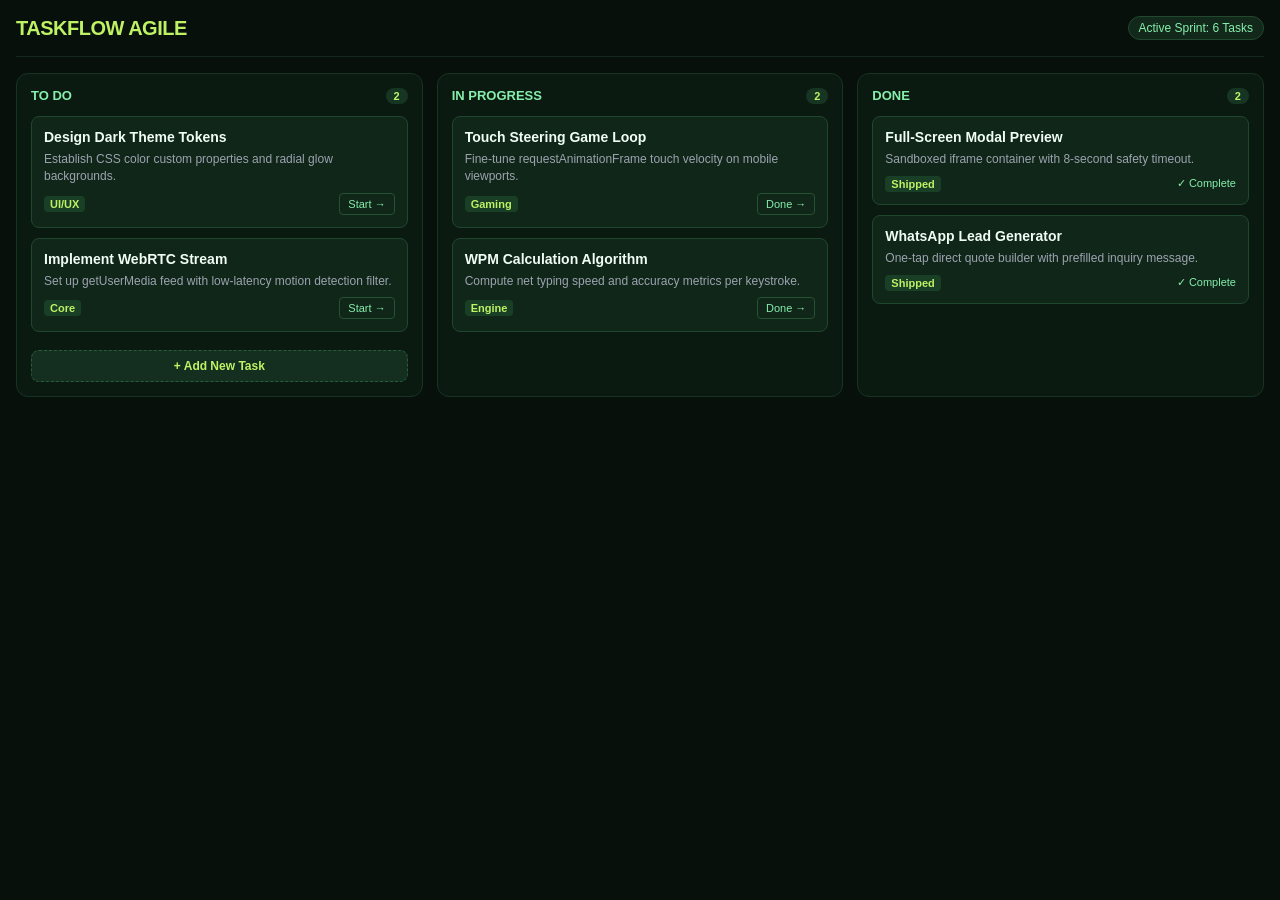
<file: demos/taskflow.html>
<!DOCTYPE html>
<html lang="en">
<head>
  <meta charset="UTF-8">
  <meta name="viewport" content="width=device-width, initial-scale=1.0">
  <title>TaskFlow - Agile Kanban Board</title>
  <style>
    * { margin: 0; padding: 0; box-sizing: border-box; font-family: -apple-system, BlinkMacSystemFont, "Segoe UI", Roboto, sans-serif; }
    body { background: #07100b; color: #f0fdf4; min-height: 100vh; padding: 16px; }
    .header { display: flex; justify-content: space-between; align-items: center; padding-bottom: 16px; border-bottom: 1px solid #14281c; }
    .logo { font-size: 20px; font-weight: 800; color: #bef264; letter-spacing: -0.5px; }
    .badge { background: #12281a; border: 1px solid #234830; color: #86efac; padding: 4px 10px; border-radius: 20px; font-size: 12px; }
    .board { display: grid; grid-template-columns: repeat(auto-fit, minmax(220px, 1fr)); gap: 14px; margin-top: 16px; }
    .column { background: #0b1a11; border: 1px solid #183322; border-radius: 12px; padding: 14px; }
    .col-title { font-size: 13px; font-weight: 700; text-transform: uppercase; color: #86efac; margin-bottom: 12px; display: flex; justify-content: space-between; }
    .col-count { background: #163623; color: #bef264; padding: 2px 8px; border-radius: 12px; font-size: 11px; }
    .task { background: #102619; border: 1px solid #1f472d; border-radius: 8px; padding: 12px; margin-bottom: 10px; }
    .task-title { font-size: 14px; font-weight: 600; margin-bottom: 6px; }
    .task-desc { font-size: 12px; color: #9ca3af; margin-bottom: 8px; line-height: 1.4; }
    .task-meta { display: flex; justify-content: space-between; align-items: center; font-size: 11px; }
    .tag { background: #1a3f27; color: #bef264; padding: 2px 6px; border-radius: 4px; font-weight: 600; }
    .btn-move { background: transparent; border: 1px solid #235235; color: #86efac; padding: 4px 8px; border-radius: 4px; font-size: 11px; cursor: pointer; }
    .btn-move:hover { background: #bef264; color: #07100b; }
    .btn-add { width: 100%; background: #142f1f; border: 1px dashed #285d38; color: #bef264; padding: 8px; border-radius: 8px; font-size: 12px; font-weight: 600; cursor: pointer; margin-top: 8px; }
    .btn-add:hover { background: #1a3f27; }
  </style>
</head>
<body>
  <div class="header">
    <div class="logo">TASKFLOW AGILE</div>
    <div class="badge" id="taskStat">Active Sprint: 6 Tasks</div>
  </div>
  <div class="board">
    <div class="column">
      <div class="col-title">To Do <span class="col-count" id="todoCount">2</span></div>
      <div class="task" id="t1">
        <div class="task-title">Design Dark Theme Tokens</div>
        <div class="task-desc">Establish CSS color custom properties and radial glow backgrounds.</div>
        <div class="task-meta"><span class="tag">UI/UX</span><button class="btn-move" onclick="moveTask('t1', 'inProgressCol')">Start →</button></div>
      </div>
      <div class="task" id="t2">
        <div class="task-title">Implement WebRTC Stream</div>
        <div class="task-desc">Set up getUserMedia feed with low-latency motion detection filter.</div>
        <div class="task-meta"><span class="tag">Core</span><button class="btn-move" onclick="moveTask('t2', 'inProgressCol')">Start →</button></div>
      </div>
      <button class="btn-add" onclick="addNewTask()">+ Add New Task</button>
    </div>
    <div class="column" id="inProgressCol">
      <div class="col-title">In Progress <span class="col-count" id="progCount">2</span></div>
      <div class="task" id="t3">
        <div class="task-title">Touch Steering Game Loop</div>
        <div class="task-desc">Fine-tune requestAnimationFrame touch velocity on mobile viewports.</div>
        <div class="task-meta"><span class="tag">Gaming</span><button class="btn-move" onclick="moveTask('t3', 'doneCol')">Done →</button></div>
      </div>
      <div class="task" id="t4">
        <div class="task-title">WPM Calculation Algorithm</div>
        <div class="task-desc">Compute net typing speed and accuracy metrics per keystroke.</div>
        <div class="task-meta"><span class="tag">Engine</span><button class="btn-move" onclick="moveTask('t4', 'doneCol')">Done →</button></div>
      </div>
    </div>
    <div class="column" id="doneCol">
      <div class="col-title">Done <span class="col-count" id="doneCount">2</span></div>
      <div class="task">
        <div class="task-title">Full-Screen Modal Preview</div>
        <div class="task-desc">Sandboxed iframe container with 8-second safety timeout.</div>
        <div class="task-meta"><span class="tag">Shipped</span><span style="color:#86efac;">✓ Complete</span></div>
      </div>
      <div class="task">
        <div class="task-title">WhatsApp Lead Generator</div>
        <div class="task-desc">One-tap direct quote builder with prefilled inquiry message.</div>
        <div class="task-meta"><span class="tag">Shipped</span><span style="color:#86efac;">✓ Complete</span></div>
      </div>
    </div>
  </div>
  <script>
    function moveTask(id, targetColId) {
      const el = document.getElementById(id);
      const target = document.getElementById(targetColId);
      if (el && target) {
        target.insertBefore(el, target.lastElementChild);
        el.querySelector('.btn-move').style.display = 'none';
      }
    }
    function addNewTask() {
      const title = prompt('Enter task title:', 'Refactor API endpoints');
      if (!title) return;
      const todo = document.querySelector('.column');
      const div = document.createElement('div');
      div.className = 'task';
      div.innerHTML = `<div class="task-title">${title}</div><div class="task-desc">Created directly in browser session.</div><div class="task-meta"><span class="tag">Task</span></div>`;
      todo.insertBefore(div, todo.lastElementChild);
    }
  </script>
</body>
</html>
</file>
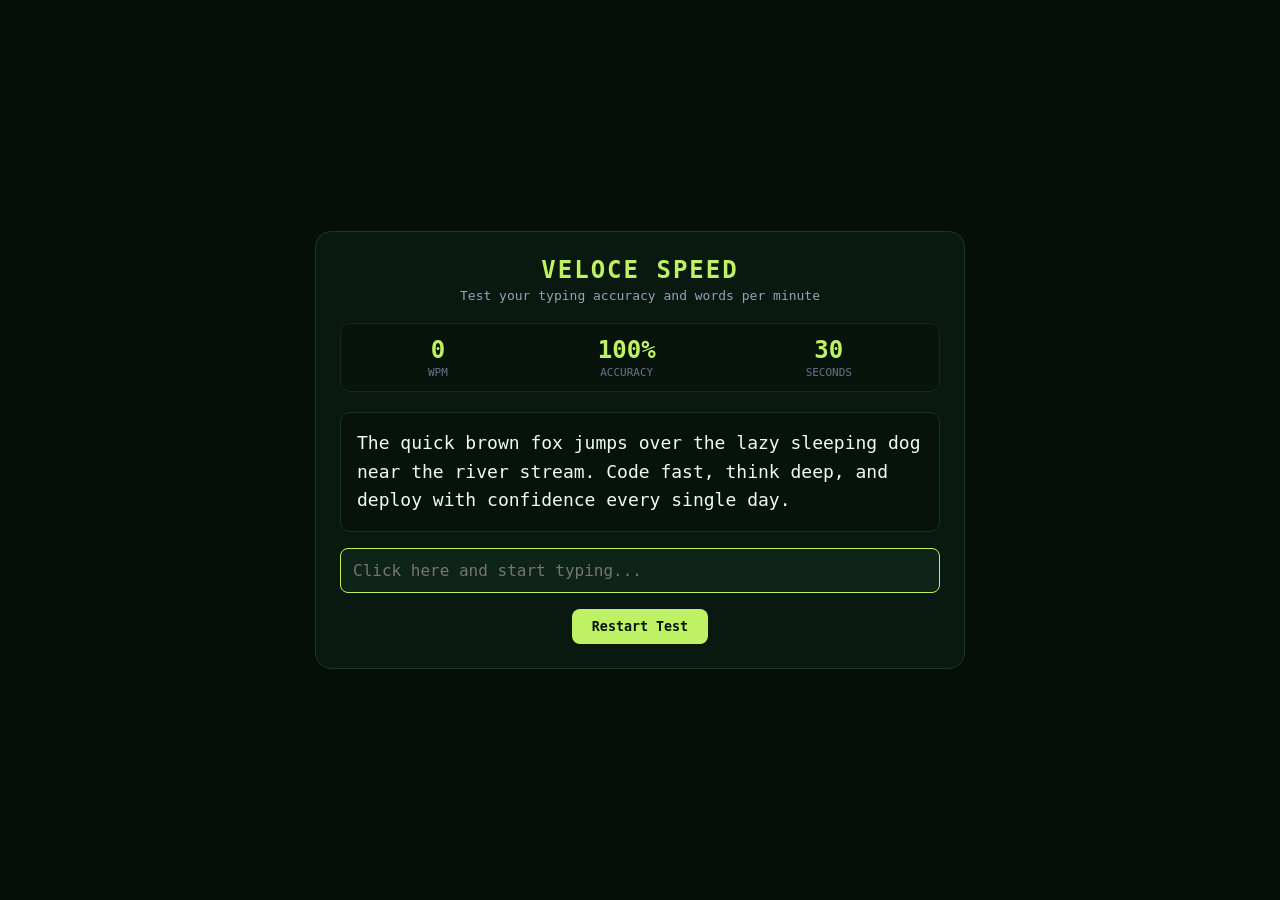
<file: demos/veloce.html>
<!DOCTYPE html>
<html lang="en">
<head>
  <meta charset="UTF-8">
  <meta name="viewport" content="width=device-width, initial-scale=1.0">
  <title>VELOCE - High Speed Typing Test</title>
  <style>
    * { margin: 0; padding: 0; box-sizing: border-box; font-family: -apple-system, BlinkMacSystemFont, "Segoe UI", Roboto, monospace; }
    body { background: #060e09; color: #ecfdf5; min-height: 100vh; display: flex; flex-direction: column; align-items: center; justify-content: center; padding: 20px; }
    .box { max-width: 650px; width: 100%; background: #0a1910; border: 1px solid #1a3825; border-radius: 16px; padding: 24px; text-align: center; }
    h1 { color: #bef264; font-size: 24px; margin-bottom: 4px; letter-spacing: 2px; }
    p.sub { font-size: 13px; color: #94a3b8; margin-bottom: 20px; }
    .stats { display: flex; justify-content: space-around; margin-bottom: 20px; background: #08130c; padding: 12px; border-radius: 10px; border: 1px solid #14281c; }
    .stat-val { font-size: 24px; font-weight: 800; color: #bef264; }
    .stat-lbl { font-size: 11px; text-transform: uppercase; color: #64748b; margin-top: 2px; }
    .prompt { font-size: 18px; line-height: 1.6; text-align: left; background: #07120a; border: 1px solid #183321; border-radius: 10px; padding: 16px; min-height: 80px; margin-bottom: 16px; }
    .prompt span.correct { color: #86efac; }
    .prompt span.wrong { color: #f87171; text-decoration: underline; }
    .prompt span.cursor { border-left: 2px solid #bef264; animation: blink 1s infinite; }
    @keyframes blink { 50% { border-color: transparent; } }
    input { width: 100%; padding: 12px; background: #0f2418; border: 1px solid #234d31; border-radius: 8px; color: #fff; font-size: 16px; outline: none; }
    input:focus { border-color: #bef264; }
    .btn { margin-top: 16px; background: #bef264; color: #06120a; border: none; padding: 10px 20px; border-radius: 8px; font-weight: 700; cursor: pointer; }
  </style>
</head>
<body>
  <div class="box">
    <h1>VELOCE SPEED</h1>
    <p class="sub">Test your typing accuracy and words per minute</p>
    <div class="stats">
      <div><div class="stat-val" id="wpm">0</div><div class="stat-lbl">WPM</div></div>
      <div><div class="stat-val" id="acc">100%</div><div class="stat-lbl">Accuracy</div></div>
      <div><div class="stat-val" id="time">30</div><div class="stat-lbl">Seconds</div></div>
    </div>
    <div class="prompt" id="promptText">The quick brown fox jumps over the lazy sleeping dog near the river stream. Code fast, think deep, and deploy with confidence every single day.</div>
    <input type="text" id="typeInput" placeholder="Click here and start typing..." autofocus autocomplete="off" autocorrect="off" autocapitalize="off" spellcheck="false">
    <button class="btn" onclick="resetTest()">Restart Test</button>
  </div>
  <script>
    const sampleText = "The quick brown fox jumps over the lazy sleeping dog near the river stream. Code fast, think deep, and deploy with confidence every single day.";
    let startTime = null;
    let timer = null;
    let timeLeft = 30;
    const input = document.getElementById('typeInput');
    const wpmEl = document.getElementById('wpm');
    const accEl = document.getElementById('acc');
    const timeEl = document.getElementById('time');
    const promptEl = document.getElementById('promptText');

    function updateDisplay(val) {
      let html = '';
      let mistakes = 0;
      for (let i = 0; i < sampleText.length; i++) {
        if (i < val.length) {
          if (val[i] === sampleText[i]) {
            html += '<span class="correct">' + sampleText[i] + '</span>';
          } else {
            mistakes++;
            html += '<span class="wrong">' + sampleText[i] + '</span>';
          }
        } else if (i === val.length) {
          html += '<span class="cursor">' + sampleText[i] + '</span>';
        } else {
          html += sampleText[i];
        }
      }
      promptEl.innerHTML = html;
      const acc = val.length === 0 ? 100 : Math.max(0, Math.round(((val.length - mistakes) / val.length) * 100));
      accEl.textContent = acc + '%';
    }

    input.addEventListener('input', () => {
      const val = input.value;
      if (!startTime && val.length > 0) {
        startTime = Date.now();
        timer = setInterval(() => {
          timeLeft--;
          timeEl.textContent = timeLeft;
          const minutes = (30 - timeLeft) / 60;
          const words = input.value.trim().split(/\s+/).filter(Boolean).length;
          const wpm = minutes > 0 ? Math.round(words / minutes) : 0;
          wpmEl.textContent = wpm;
          if (timeLeft <= 0) {
            clearInterval(timer);
            input.disabled = true;
          }
        }, 1000);
      }
      updateDisplay(val);
    });

    function resetTest() {
      clearInterval(timer);
      startTime = null;
      timeLeft = 30;
      timeEl.textContent = '30';
      wpmEl.textContent = '0';
      accEl.textContent = '100%';
      input.value = '';
      input.disabled = false;
      promptEl.textContent = sampleText;
      input.focus();
    }
  </script>
</body>
</html>
</file>
<file: style.css>
/* ==========================================================================
   Personal Portfolio & Project Showroom Stylesheet
   Responsive Mobile-First Architecture: 320px to 1440px viewport integrity.
   Deep Forest Green (#050d08), Neon Lime (#c6f432), Zero Horizontal Overflow.
   ========================================================================== */

:root {
  --bg-dark: #050d08;
  --bg-deep: #030805;
  --bg-card: #0a1811;
  --bg-card-hover: #0f241a;
  --bg-surface: #10261b;
  
  --border-subtle: #163623;
  --border-light: #204c32;
  --border-glow: rgba(198, 244, 50, 0.35);

  --accent-lime: #c6f432;
  --accent-lime-hover: #b5e424;
  --accent-lime-text: #051408;
  --accent-emerald: #10b981;
  --accent-emerald-glow: rgba(16, 185, 129, 0.25);
  
  --text-primary: #ffffff;
  --text-muted: #95a89d;
  --text-dim: #62776a;
  
  --for-sale-bg: rgba(198, 244, 50, 0.12);
  --for-sale-border: rgba(198, 244, 50, 0.45);
  --for-sale-text: #d6fb4c;

  --radius-sm: 8px;
  --radius-md: 14px;
  --radius-lg: 20px;
  --radius-xl: 28px;
  --radius-full: 9999px;

  --transition-fast: 0.18s ease;
  --transition-normal: 0.28s cubic-bezier(0.16, 1, 0.3, 1);
}

/* ==========================================================================
   Strict Global Box-Sizing & Viewport Boundary
   ========================================================================== */
*, *::before, *::after {
  box-sizing: border-box;
  margin: 0;
  padding: 0;
}

html {
  scroll-behavior: smooth;
  font-size: 16px;
  -webkit-text-size-adjust: 100%;
  width: 100%;
  max-width: 100%;
  overflow-x: hidden;
}

body {
  font-family: 'Plus Jakarta Sans', -apple-system, BlinkMacSystemFont, "Segoe UI", Roboto, sans-serif;
  background-color: var(--bg-dark);
  color: var(--text-primary);
  line-height: 1.6;
  min-height: 100vh;
  width: 100%;
  max-width: 100%;
  overflow-x: hidden;
  position: relative;
  overflow-wrap: anywhere;
  background-image: 
    radial-gradient(circle at 75% 15%, rgba(20, 60, 36, 0.38) 0%, rgba(5, 13, 8, 0) 52%),
    radial-gradient(circle at 20% 50%, rgba(16, 48, 28, 0.26) 0%, rgba(5, 13, 8, 0) 48%),
    radial-gradient(circle at 50% 88%, rgba(20, 64, 38, 0.22) 0%, rgba(3, 8, 5, 0) 60%);
  background-attachment: fixed;
}

/* Typography Helpers */
.script-accent {
  font-family: 'Caveat', cursive;
  color: var(--accent-lime);
  font-size: 1.25em;
  font-weight: 700;
  line-height: 0.85;
  display: inline-block;
  transform: rotate(-2deg);
  margin-left: 4px;
  text-shadow: 0 0 25px rgba(198, 244, 50, 0.32);
}

a {
  color: inherit;
  text-decoration: none;
}

button {
  font-family: inherit;
  cursor: pointer;
  border: none;
  background: none;
}

img {
  max-width: 100%;
  height: auto;
  display: block;
}

/* Base Container */
.container {
  width: 100%;
  max-width: 1180px;
  margin-left: auto;
  margin-right: auto;
  padding-left: clamp(12px, 3.5vw, 24px);
  padding-right: clamp(12px, 3.5vw, 24px);
  box-sizing: border-box;
}

/* ==========================================================================
   Header & Mobile-Resilient Floating Navigation
   ========================================================================== */
.header {
  position: sticky;
  top: 0;
  z-index: 100;
  width: 100%;
  max-width: 100%;
  backdrop-filter: blur(16px);
  -webkit-backdrop-filter: blur(16px);
  background: rgba(5, 13, 8, 0.88);
  border-bottom: 1px solid rgba(22, 54, 35, 0.65);
}

.header-inner {
  display: flex;
  align-items: center;
  justify-content: space-between;
  height: 68px;
  gap: 8px;
  width: 100%;
  max-width: 100%;
  box-sizing: border-box;
}

.brand {
  display: flex;
  align-items: center;
  gap: 6px;
  font-weight: 800;
  font-size: clamp(0.92rem, 3.8vw, 1.25rem);
  letter-spacing: 0.04em;
  text-transform: uppercase;
  color: #ffffff;
  min-width: 0;
  flex: 1 1 auto;
  overflow: hidden;
}

.brand-dot {
  width: 8px;
  height: 8px;
  background: var(--accent-lime);
  border-radius: 50%;
  box-shadow: 0 0 10px var(--accent-lime);
  flex-shrink: 0;
}

.brand-text, .bind-brand-name {
  white-space: nowrap;
  overflow: hidden;
  text-overflow: ellipsis;
  min-width: 0;
  display: inline-block;
}

/* Center Floating White Pill Nav */
.floating-nav {
  display: none;
  background: rgba(255, 255, 255, 0.95);
  border-radius: var(--radius-full);
  padding: 4px 6px;
  box-shadow: 0 4px 20px rgba(0, 0, 0, 0.45);
}

@media (min-width: 960px) {
  .floating-nav {
    display: flex;
    align-items: center;
    gap: 4px;
  }
}

.nav-item {
  display: inline-flex;
  align-items: center;
  padding: 8px 16px;
  border-radius: var(--radius-full);
  font-size: 0.84rem;
  font-weight: 700;
  color: #162a1e;
  transition: var(--transition-fast);
  white-space: nowrap;
}

.nav-item:hover {
  color: #000000;
  background: rgba(0, 0, 0, 0.06);
}

.nav-item.active {
  background: #061109;
  color: #ffffff;
}

/* Header Right Actions */
.header-actions {
  display: flex;
  align-items: center;
  gap: 8px;
  flex-shrink: 0;
}

.btn-header-wa {
  display: inline-flex;
  align-items: center;
  justify-content: center;
  gap: 6px;
  background: var(--accent-lime);
  color: var(--accent-lime-text);
  padding: 8px 14px;
  border-radius: var(--radius-full);
  font-weight: 800;
  font-size: 0.82rem;
  transition: var(--transition-fast);
  white-space: nowrap;
  min-height: 40px;
  flex-shrink: 0;
}

.btn-header-wa:hover {
  background: var(--accent-lime-hover);
  transform: translateY(-1px);
  box-shadow: 0 0 16px rgba(198, 244, 50, 0.45);
}

.header-wa-short {
  display: none;
}

@media (max-width: 500px) {
  .header-wa-label {
    display: none;
  }
  .header-wa-short {
    display: inline;
  }
  .btn-header-wa {
    padding: 8px 11px;
    font-size: 0.8rem;
  }
}

@media (max-width: 360px) {
  .header-wa-short {
    display: none;
  }
  .btn-header-wa {
    padding: 8px 10px;
    min-width: 38px;
  }
}

/* Mobile Hamburger Button */
.btn-mobile-menu {
  display: flex;
  align-items: center;
  justify-content: center;
  width: 40px;
  height: 40px;
  background: var(--bg-surface);
  border: 1px solid var(--border-subtle);
  border-radius: var(--radius-md);
  color: #ffffff;
  font-size: 1.15rem;
  flex-shrink: 0;
}

@media (min-width: 960px) {
  .btn-mobile-menu {
    display: none;
  }
}

/* Mobile Dropdown Nav */
.mobile-nav-drawer {
  display: none;
  background: #08160e;
  border-bottom: 1px solid var(--border-light);
  padding: 14px 16px;
  flex-direction: column;
  gap: 8px;
  width: 100%;
  max-width: 100%;
}

.mobile-nav-drawer.open {
  display: flex;
}

.mobile-nav-item {
  padding: 12px 14px;
  border-radius: var(--radius-md);
  color: var(--text-muted);
  font-weight: 700;
  font-size: 0.9rem;
  background: var(--bg-card);
  border: 1px solid var(--border-subtle);
}

.mobile-nav-item:hover, .mobile-nav-item.active {
  color: var(--accent-lime);
  border-color: var(--accent-lime);
}

/* ==========================================================================
   Hero Section
   ========================================================================== */
.hero-section {
  padding-top: clamp(32px, 6vw, 48px);
  padding-bottom: clamp(40px, 7vw, 56px);
  position: relative;
  width: 100%;
  max-width: 100%;
  overflow: hidden;
}

.hero-grid {
  display: grid;
  grid-template-columns: 1fr;
  gap: 32px;
  align-items: center;
  width: 100%;
  max-width: 100%;
}

@media (min-width: 960px) {
  .hero-grid {
    grid-template-columns: 1.15fr 0.85fr;
    gap: 44px;
  }
}

.hero-content {
  display: flex;
  flex-direction: column;
  min-width: 0;
  width: 100%;
  max-width: 100%;
}

.hero-overline {
  display: flex;
  align-items: center;
  gap: 8px;
  font-size: clamp(0.72rem, 2.5vw, 0.82rem);
  font-weight: 800;
  letter-spacing: 0.16em;
  text-transform: uppercase;
  color: var(--accent-lime);
  margin-bottom: 12px;
  white-space: nowrap;
}

.hero-overline::after {
  content: "";
  display: inline-block;
  width: clamp(24px, 6vw, 44px);
  height: 2px;
  background: var(--accent-lime);
  opacity: 0.8;
}

.hero-title {
  font-size: clamp(2.1rem, 7.8vw, 4.3rem);
  font-weight: 800;
  line-height: 1.08;
  letter-spacing: -0.025em;
  color: #ffffff;
  margin-bottom: 16px;
  text-wrap: balance;
  overflow-wrap: break-word;
  word-break: normal;
}

.hero-subtitle {
  font-size: clamp(0.92rem, 2.8vw, 1.05rem);
  color: var(--text-muted);
  max-width: 480px;
  line-height: 1.55;
  margin-bottom: 26px;
}

.hero-cta-row {
  display: flex;
  flex-wrap: wrap;
  align-items: center;
  gap: 12px;
  margin-bottom: 32px;
  width: 100%;
  max-width: 100%;
}

.btn-primary-pill {
  display: inline-flex;
  align-items: center;
  justify-content: center;
  gap: 8px;
  background: var(--accent-lime);
  color: var(--accent-lime-text);
  font-size: clamp(0.85rem, 2.8vw, 0.95rem);
  font-weight: 800;
  letter-spacing: 0.02em;
  text-transform: uppercase;
  padding: 12px clamp(18px, 5vw, 28px);
  border-radius: var(--radius-full);
  transition: var(--transition-normal);
  min-height: 46px;
  box-shadow: 0 4px 20px rgba(198, 244, 50, 0.32);
  white-space: nowrap;
}

.btn-primary-pill:hover {
  background: var(--accent-lime-hover);
  transform: translateY(-2px);
  box-shadow: 0 6px 28px rgba(198, 244, 50, 0.45);
}

.btn-play-trigger {
  display: inline-flex;
  align-items: center;
  gap: 10px;
  color: #ffffff;
  font-size: 0.88rem;
  font-weight: 700;
  cursor: pointer;
  padding: 4px;
  border-radius: var(--radius-full);
  transition: var(--transition-fast);
}

.btn-play-trigger:hover {
  color: var(--accent-lime);
}

.play-circle {
  width: 42px;
  height: 42px;
  background: rgba(255, 255, 255, 0.95);
  color: #050d08;
  border-radius: 50%;
  display: flex;
  align-items: center;
  justify-content: center;
  font-size: 1rem;
  padding-left: 2px;
  transition: var(--transition-fast);
  box-shadow: 0 4px 16px rgba(0, 0, 0, 0.45);
  flex-shrink: 0;
}

.btn-play-trigger:hover .play-circle {
  transform: scale(1.08);
  background: var(--accent-lime);
}

.play-text {
  display: flex;
  flex-direction: column;
}

.play-text-title {
  font-size: 0.85rem;
  font-weight: 700;
}

.play-text-sub {
  font-size: 0.72rem;
  color: var(--text-muted);
}

/* 4 Trust Items */
.trust-badges-row {
  display: grid;
  grid-template-columns: repeat(2, 1fr);
  gap: 10px;
  padding-top: 20px;
  border-top: 1px solid var(--border-subtle);
  width: 100%;
  max-width: 100%;
}

@media (min-width: 580px) {
  .trust-badges-row {
    grid-template-columns: repeat(4, 1fr);
    gap: 14px;
  }
}

.trust-item {
  display: flex;
  align-items: center;
  gap: 8px;
  min-width: 0;
  overflow: hidden;
}

.trust-icon-box {
  width: 32px;
  height: 32px;
  border-radius: 50%;
  border: 1px solid var(--border-light);
  display: flex;
  align-items: center;
  justify-content: center;
  color: var(--accent-lime);
  font-size: 0.85rem;
  flex-shrink: 0;
  background: rgba(16, 38, 27, 0.6);
}

.trust-text {
  display: flex;
  flex-direction: column;
  min-width: 0;
  overflow: hidden;
}

.trust-title {
  font-size: clamp(0.72rem, 2.5vw, 0.82rem);
  font-weight: 800;
  color: #ffffff;
  white-space: nowrap;
  overflow: hidden;
  text-overflow: ellipsis;
}

.trust-sub {
  font-size: clamp(0.65rem, 2.2vw, 0.72rem);
  color: var(--text-dim);
  white-space: nowrap;
  overflow: hidden;
  text-overflow: ellipsis;
}

/* ==========================================================================
   Hero Visual Showcase
   ========================================================================== */
.hero-visual {
  position: relative;
  display: flex;
  align-items: center;
  justify-content: center;
  padding: 10px 0;
  width: 100%;
  max-width: 100%;
  overflow: hidden;
}

.visual-rings-container {
  position: relative;
  width: 100%;
  max-width: min(100%, 380px);
  aspect-ratio: 1 / 1;
  display: flex;
  align-items: center;
  justify-content: center;
  margin: 0 auto;
  overflow: hidden;
}

.halo-ring {
  position: absolute;
  border-radius: 50%;
  border: 1px solid rgba(198, 244, 50, 0.22);
  pointer-events: none;
  max-width: 100%;
  max-height: 100%;
}

.halo-ring-1 {
  width: 96%;
  height: 96%;
  border-color: rgba(16, 185, 129, 0.35);
  box-shadow: 0 0 45px rgba(16, 185, 129, 0.16);
  animation: pulseHalo 6s ease-in-out infinite alternate;
}

.halo-ring-2 {
  width: 78%;
  height: 78%;
  border-color: rgba(198, 244, 50, 0.38);
  box-shadow: 0 0 35px rgba(198, 244, 50, 0.12);
}

.halo-ring-3 {
  width: 60%;
  height: 60%;
  border-color: rgba(198, 244, 50, 0.2);
}

@keyframes pulseHalo {
  0% { transform: scale(0.97); opacity: 0.75; }
  100% { transform: scale(1.03); opacity: 1; }
}

.device-stage {
  position: relative;
  width: 100%;
  height: 100%;
  max-width: 100%;
  max-height: 100%;
  display: flex;
  align-items: center;
  justify-content: center;
  overflow: hidden;
}

.browser-window {
  width: 86%;
  height: 78%;
  max-width: 100%;
  background: #08160e;
  border: 1px solid var(--border-light);
  border-radius: 14px;
  box-shadow: 0 20px 50px rgba(0, 0, 0, 0.7), 0 0 24px rgba(16, 185, 129, 0.12);
  display: flex;
  flex-direction: column;
  overflow: hidden;
  transition: transform var(--transition-normal);
}

.browser-header {
  height: 32px;
  background: #0c2014;
  border-bottom: 1px solid var(--border-subtle);
  display: flex;
  align-items: center;
  padding: 0 10px;
  gap: 6px;
  min-width: 0;
}

.browser-dots {
  display: flex;
  gap: 4px;
  flex-shrink: 0;
}

.dot {
  width: 7px;
  height: 7px;
  border-radius: 50%;
}
.dot-red { background: #ef4444; }
.dot-yellow { background: #eab308; }
.dot-green { background: #22c55e; }

.browser-address {
  margin-left: 6px;
  font-family: monospace;
  font-size: 9px;
  color: var(--text-dim);
  background: #061109;
  padding: 2px 8px;
  border-radius: 8px;
  flex-grow: 1;
  white-space: nowrap;
  overflow: hidden;
  text-overflow: ellipsis;
  min-width: 0;
}

.browser-content {
  flex-grow: 1;
  padding: 14px;
  background: radial-gradient(circle at 50% 30%, #0d2518 0%, #061209 85%);
  display: flex;
  flex-direction: column;
  justify-content: space-between;
  min-width: 0;
  overflow: hidden;
}

.mockup-featured-tag {
  font-size: 10px;
  font-weight: 800;
  color: var(--accent-lime);
  letter-spacing: 0.08em;
}

.mockup-title {
  font-size: clamp(1rem, 3.5vw, 1.15rem);
  font-weight: 800;
  color: #ffffff;
  white-space: nowrap;
  overflow: hidden;
  text-overflow: ellipsis;
}

.mockup-code-lines {
  display: flex;
  flex-direction: column;
  gap: 5px;
  margin: 8px 0;
}

.code-bar {
  height: 5px;
  border-radius: 3px;
  background: #143522;
}

.mockup-status-row {
  display: flex;
  justify-content: space-between;
  align-items: center;
  font-size: 10px;
  color: var(--text-muted);
  border-top: 1px solid var(--border-subtle);
  padding-top: 8px;
}

.phone-mockup {
  position: absolute;
  right: 2%;
  bottom: 6%;
  width: clamp(96px, 28vw, 130px);
  height: clamp(160px, 45vw, 215px);
  background: #07140d;
  border: 2px solid var(--border-light);
  border-radius: 20px;
  box-shadow: 0 16px 36px rgba(0, 0, 0, 0.8), 0 0 16px rgba(198, 244, 50, 0.15);
  display: flex;
  flex-direction: column;
  padding: 6px;
  cursor: pointer;
  transition: transform var(--transition-normal);
  z-index: 2;
}

.phone-mockup:hover {
  transform: translateY(-3px) scale(1.02);
  border-color: var(--accent-lime);
}

.phone-notch {
  width: 36px;
  height: 3px;
  background: #153422;
  border-radius: 2px;
  margin: 2px auto 6px;
}

.phone-screen {
  flex-grow: 1;
  background: #0b1f13;
  border-radius: 14px;
  padding: 8px;
  display: flex;
  flex-direction: column;
  justify-content: space-between;
  border: 1px solid var(--border-subtle);
  min-width: 0;
  overflow: hidden;
}

.phone-badge {
  font-size: 8px;
  font-weight: 800;
  color: var(--accent-lime);
}

.phone-app-name {
  font-size: 11px;
  font-weight: 800;
  color: #ffffff;
  white-space: nowrap;
  overflow: hidden;
  text-overflow: ellipsis;
}

.phone-btn-tap {
  background: var(--accent-lime);
  color: var(--accent-lime-text);
  font-size: 9px;
  font-weight: 800;
  padding: 5px 6px;
  border-radius: 20px;
  text-align: center;
  display: block;
  white-space: nowrap;
}

/* ==========================================================================
   "Browse By Type" Section
   ========================================================================== */
.section-browse-type {
  padding-top: 20px;
  padding-bottom: 44px;
  width: 100%;
  max-width: 100%;
}

.section-head-split {
  display: flex;
  align-items: baseline;
  justify-content: space-between;
  margin-bottom: 20px;
  gap: 12px;
  width: 100%;
}

.section-title {
  font-size: clamp(1.25rem, 4vw, 1.55rem);
  font-weight: 800;
  color: #ffffff;
  letter-spacing: -0.02em;
}

.section-link {
  font-size: 0.82rem;
  font-weight: 700;
  color: var(--accent-lime);
  display: inline-flex;
  align-items: center;
  gap: 4px;
  transition: var(--transition-fast);
  white-space: nowrap;
}

.section-link:hover {
  text-decoration: underline;
  transform: translateX(3px);
}

.type-cards-grid {
  display: grid;
  grid-template-columns: repeat(2, 1fr);
  gap: 10px;
  width: 100%;
  max-width: 100%;
}

@media (min-width: 768px) {
  .type-cards-grid {
    grid-template-columns: repeat(4, 1fr);
    gap: 16px;
  }
}

.type-card {
  background: var(--bg-card);
  border: 1px solid var(--border-subtle);
  border-radius: var(--radius-lg);
  padding: 16px 14px;
  display: flex;
  flex-direction: column;
  justify-content: space-between;
  transition: var(--transition-normal);
  cursor: pointer;
  height: 180px;
  position: relative;
  overflow: hidden;
  min-width: 0;
  width: 100%;
}

.type-card:hover {
  border-color: var(--accent-lime);
  background: var(--bg-card-hover);
  transform: translateY(-3px);
  box-shadow: 0 12px 28px rgba(0, 0, 0, 0.4), 0 0 16px rgba(198, 244, 50, 0.12);
}

.type-card-icon-box {
  width: 42px;
  height: 42px;
  border-radius: var(--radius-md);
  background: radial-gradient(circle, #153826 0%, #091a11 85%);
  border: 1px solid var(--border-light);
  display: flex;
  align-items: center;
  justify-content: center;
  font-size: 1.25rem;
  margin-bottom: 12px;
  color: var(--accent-lime);
  flex-shrink: 0;
}

.type-card-info h3 {
  font-size: 1.05rem;
  font-weight: 800;
  color: #ffffff;
  margin-bottom: 2px;
}

.type-card-count {
  font-size: 0.75rem;
  font-weight: 600;
  color: var(--text-muted);
}

.type-card-link {
  font-size: 0.78rem;
  font-weight: 700;
  color: var(--accent-lime);
  display: inline-flex;
  align-items: center;
  gap: 4px;
  margin-top: 10px;
  transition: var(--transition-fast);
}

.type-card:hover .type-card-link {
  transform: translateX(3px);
}

/* ==========================================================================
   Projects Showroom Section: Search, Sort & Status Badges
   ========================================================================== */
.section-projects {
  padding-top: 16px;
  padding-bottom: 60px;
  width: 100%;
  max-width: 100%;
}

.projects-header-wrap {
  text-align: center;
  margin-bottom: 24px;
  width: 100%;
}

.projects-header-wrap h2 {
  font-size: clamp(1.6rem, 5vw, 2.2rem);
  font-weight: 800;
  color: #ffffff;
  margin-bottom: 8px;
}

.projects-header-wrap p {
  color: var(--text-muted);
  font-size: clamp(0.85rem, 2.5vw, 0.95rem);
  max-width: 520px;
  margin: 0 auto;
}

/* Search and Sort Container */
.search-sort-container {
  display: flex;
  flex-wrap: wrap;
  gap: 10px;
  align-items: center;
  justify-content: space-between;
  margin-bottom: 20px;
  width: 100%;
}

.search-input-wrap {
  position: relative;
  flex: 1 1 260px;
  display: flex;
  align-items: center;
}

.search-icon {
  position: absolute;
  left: 14px;
  font-size: 0.9rem;
  color: var(--text-muted);
  pointer-events: none;
}

.project-search-input {
  width: 100%;
  padding: 10px 38px 10px 40px;
  background: var(--bg-card);
  border: 1px solid var(--border-subtle);
  border-radius: var(--radius-full);
  color: #ffffff;
  font-size: 0.88rem;
  outline: none;
  transition: var(--transition-fast);
}

.project-search-input:focus {
  border-color: var(--accent-lime);
  box-shadow: 0 0 14px rgba(198, 244, 50, 0.2);
}

.search-clear-btn {
  position: absolute;
  right: 12px;
  background: none;
  border: none;
  color: var(--text-muted);
  font-size: 0.85rem;
  cursor: pointer;
  padding: 4px;
  display: none;
}

.search-clear-btn.show {
  display: block;
}

.sort-select-wrap {
  display: flex;
  align-items: center;
  gap: 8px;
  flex-shrink: 0;
}

.sort-label {
  font-size: 0.82rem;
  font-weight: 700;
  color: var(--text-muted);
}

.project-sort-select {
  background: var(--bg-card);
  border: 1px solid var(--border-subtle);
  color: #ffffff;
  padding: 9px 16px;
  border-radius: var(--radius-full);
  font-size: 0.82rem;
  font-weight: 600;
  outline: none;
  cursor: pointer;
  transition: var(--transition-fast);
}

.project-sort-select:focus {
  border-color: var(--accent-lime);
}

/* Filter Chips Bar */
.filter-bar {
  display: flex;
  align-items: center;
  justify-content: center;
  flex-wrap: wrap;
  gap: 6px;
  margin-bottom: 30px;
  width: 100%;
  max-width: 100%;
}

.filter-chip {
  display: inline-flex;
  align-items: center;
  gap: 6px;
  background: var(--bg-surface);
  border: 1px solid var(--border-subtle);
  color: var(--text-muted);
  padding: 7px 14px;
  border-radius: var(--radius-full);
  font-size: 0.8rem;
  font-weight: 700;
  transition: var(--transition-fast);
  min-height: 38px;
  white-space: nowrap;
}

.filter-chip:hover {
  color: #ffffff;
  border-color: var(--border-light);
  background: var(--bg-card);
}

.filter-chip.active {
  background: var(--accent-lime);
  color: var(--accent-lime-text);
  font-weight: 800;
  border-color: var(--accent-lime);
  box-shadow: 0 2px 14px rgba(198, 244, 50, 0.32);
}

.filter-count {
  font-size: 0.7rem;
  padding: 2px 5px;
  border-radius: var(--radius-full);
  background: rgba(0, 0, 0, 0.22);
  color: inherit;
}

.filter-chip.active .filter-count {
  background: rgba(0, 0, 0, 0.15);
}

/* Projects Grid */
.projects-grid {
  display: grid;
  grid-template-columns: 1fr;
  gap: 20px;
  width: 100%;
  max-width: 100%;
}

@media (min-width: 640px) {
  .projects-grid {
    grid-template-columns: repeat(2, 1fr);
  }
}

@media (min-width: 1024px) {
  .projects-grid {
    grid-template-columns: repeat(3, 1fr);
    gap: 24px;
  }
}

/* Project Card */
.project-card {
  background: var(--bg-card);
  border: 1px solid var(--border-subtle);
  border-radius: var(--radius-lg);
  display: flex;
  flex-direction: column;
  overflow: hidden;
  position: relative;
  transition: var(--transition-normal);
  min-width: 0;
  width: 100%;
  max-width: 100%;
}

@media (hover: hover) {
  .project-card:hover {
    transform: translateY(-4px);
    border-color: var(--border-light);
    box-shadow: 0 16px 36px rgba(0, 0, 0, 0.55), 0 0 20px rgba(16, 185, 129, 0.14);
  }
}

.card-media {
  position: relative;
  width: 100%;
  height: 185px;
  background: #07150e;
  overflow: hidden;
}

.card-img {
  width: 100%;
  height: 100%;
  object-fit: cover;
  transition: transform var(--transition-normal);
}

.project-card:hover .card-img {
  transform: scale(1.05);
}

.card-initials-gradient {
  width: 100%;
  height: 100%;
  display: flex;
  flex-direction: column;
  align-items: center;
  justify-content: center;
  background: radial-gradient(circle at 50% 40%, #123321 0%, #061309 85%);
  position: relative;
  border-bottom: 1px solid var(--border-subtle);
}

.card-initials-text {
  font-size: 3rem;
  font-weight: 800;
  letter-spacing: 2px;
  color: var(--accent-lime);
  text-shadow: 0 0 20px rgba(198, 244, 50, 0.4);
}

.card-initials-sub {
  font-size: 0.72rem;
  letter-spacing: 0.12em;
  text-transform: uppercase;
  color: var(--text-muted);
  margin-top: 4px;
}

/* Card Floating Badges */
.card-top-badges {
  position: absolute;
  top: 10px;
  left: 10px;
  right: 10px;
  display: flex;
  justify-content: space-between;
  align-items: flex-start;
  pointer-events: none;
  gap: 6px;
}

.type-tag {
  background: rgba(5, 13, 8, 0.88);
  backdrop-filter: blur(8px);
  border: 1px solid var(--border-subtle);
  color: #ffffff;
  font-size: 0.7rem;
  font-weight: 800;
  text-transform: uppercase;
  letter-spacing: 0.06em;
  padding: 3px 8px;
  border-radius: var(--radius-full);
  white-space: nowrap;
}

.for-sale-badge {
  background: var(--for-sale-bg);
  border: 1px solid var(--for-sale-border);
  color: var(--for-sale-text);
  font-size: 0.7rem;
  font-weight: 800;
  padding: 3px 8px;
  border-radius: var(--radius-full);
  box-shadow: 0 2px 10px rgba(0, 0, 0, 0.35);
  display: inline-flex;
  align-items: center;
  gap: 3px;
  white-space: nowrap;
}

/* Status Badges */
.status-badge-sold {
  background: rgba(148, 163, 184, 0.16);
  border: 1px solid #64748b;
  color: #94a3b8;
  font-size: 0.68rem;
  font-weight: 800;
  padding: 3px 8px;
  border-radius: var(--radius-full);
  text-transform: uppercase;
  white-space: nowrap;
}

.status-badge-coming-soon {
  background: rgba(56, 189, 248, 0.16);
  border: 1px solid rgba(56, 189, 248, 0.45);
  color: #38bdf8;
  font-size: 0.68rem;
  font-weight: 800;
  padding: 3px 8px;
  border-radius: var(--radius-full);
  text-transform: uppercase;
  white-space: nowrap;
}

/* Card Body */
.card-body {
  padding: 16px;
  display: flex;
  flex-direction: column;
  flex-grow: 1;
  min-width: 0;
  width: 100%;
}

.card-title {
  font-size: 1.2rem;
  font-weight: 800;
  color: #ffffff;
  margin-bottom: 6px;
  letter-spacing: -0.01em;
  overflow-wrap: anywhere;
  word-break: break-word;
}

.card-desc {
  font-size: 0.86rem;
  color: var(--text-muted);
  line-height: 1.5;
  margin-bottom: 14px;
  flex-grow: 1;
  overflow-wrap: anywhere;
  word-break: break-word;
}

.card-tech-tags {
  display: flex;
  flex-wrap: wrap;
  gap: 5px;
  margin-bottom: 16px;
  width: 100%;
}

.tech-tag {
  font-size: 0.7rem;
  font-weight: 600;
  color: #9ab0a2;
  background: var(--bg-surface);
  border: 1px solid var(--border-subtle);
  padding: 2px 7px;
  border-radius: var(--radius-sm);
  overflow-wrap: anywhere;
  word-break: break-word;
  max-width: 100%;
}

/* Card Action Buttons (Min 44px tap target) */
.card-actions {
  display: flex;
  gap: 8px;
  margin-top: auto;
  width: 100%;
}

.btn-card-demo {
  flex: 1 1 auto;
  background: var(--bg-surface);
  border: 1px solid var(--border-light);
  color: #ffffff;
  padding: 10px 8px;
  border-radius: var(--radius-md);
  font-size: 0.8rem;
  font-weight: 700;
  display: inline-flex;
  align-items: center;
  justify-content: center;
  gap: 4px;
  min-height: 44px;
  transition: var(--transition-fast);
  white-space: nowrap;
  overflow: hidden;
  text-overflow: ellipsis;
  min-width: 0;
}

.btn-card-demo:hover:not(.btn-disabled) {
  background: var(--accent-lime);
  color: var(--accent-lime-text);
  border-color: var(--accent-lime);
  box-shadow: 0 2px 12px rgba(198, 244, 50, 0.35);
}

.btn-card-buy {
  flex: 0.8 1 auto;
  background: rgba(198, 244, 50, 0.12);
  border: 1px solid var(--border-light);
  color: var(--accent-lime);
  padding: 10px 8px;
  border-radius: var(--radius-md);
  font-size: 0.8rem;
  font-weight: 800;
  display: inline-flex;
  align-items: center;
  justify-content: center;
  gap: 4px;
  min-height: 44px;
  transition: var(--transition-fast);
  white-space: nowrap;
  overflow: hidden;
  text-overflow: ellipsis;
  min-width: 0;
}

.btn-card-buy:hover:not(.btn-disabled) {
  background: var(--accent-lime);
  color: var(--accent-lime-text);
  border-color: var(--accent-lime);
}

.btn-card-share {
  width: 44px;
  height: 44px;
  border-radius: var(--radius-md);
  background: var(--bg-surface);
  border: 1px solid var(--border-subtle);
  color: var(--text-muted);
  display: inline-flex;
  align-items: center;
  justify-content: center;
  font-size: 1rem;
  flex-shrink: 0;
  transition: var(--transition-fast);
}

.btn-card-share:hover {
  color: var(--accent-lime);
  border-color: var(--accent-lime);
}

.btn-disabled {
  opacity: 0.45;
  cursor: not-allowed;
  pointer-events: none;
}

.empty-state {
  text-align: center;
  padding: 48px 16px;
  background: var(--bg-card);
  border: 1px dashed var(--border-light);
  border-radius: var(--radius-lg);
  grid-column: 1 / -1;
  width: 100%;
}

.empty-state h3 {
  font-size: 1.15rem;
  color: #ffffff;
  margin-bottom: 6px;
}

.empty-state p {
  color: var(--text-muted);
  font-size: 0.88rem;
  margin-bottom: 16px;
}

/* ==========================================================================
   Featured For Sale Banner Card
   ========================================================================== */
.featured-sale-banner {
  background: linear-gradient(135deg, #0e281a 0%, #06140b 100%);
  border: 1px solid var(--border-light);
  border-radius: var(--radius-xl);
  padding: 28px clamp(16px, 4vw, 36px);
  margin-bottom: 56px;
  position: relative;
  overflow: hidden;
  width: 100%;
  max-width: 100%;
}

.featured-banner-grid {
  display: grid;
  grid-template-columns: 1fr;
  gap: 24px;
  align-items: center;
  width: 100%;
  min-width: 0;
}

@media (min-width: 768px) {
  .featured-banner-grid {
    grid-template-columns: 0.8fr 1.2fr;
    gap: 36px;
  }
}

.featured-visual-box {
  position: relative;
  display: flex;
  align-items: center;
  justify-content: center;
  width: 100%;
  overflow: hidden;
}

.featured-ring {
  width: clamp(170px, 46vw, 215px);
  height: clamp(170px, 46vw, 215px);
  border-radius: 50%;
  background: radial-gradient(circle, rgba(198, 244, 50, 0.22) 0%, rgba(16, 185, 129, 0.06) 60%, transparent 80%);
  display: flex;
  align-items: center;
  justify-content: center;
  box-shadow: 0 0 40px rgba(16, 185, 129, 0.2);
  max-width: 100%;
}

.featured-preview-card {
  width: clamp(135px, 36vw, 170px);
  height: clamp(135px, 36vw, 170px);
  border-radius: 18px;
  background: #091a11;
  border: 2px solid rgba(198, 244, 50, 0.35);
  box-shadow: 0 10px 30px rgba(0, 0, 0, 0.6);
  display: flex;
  flex-direction: column;
  align-items: center;
  justify-content: center;
  padding: 12px;
  text-align: center;
  max-width: 100%;
}

.featured-preview-initials {
  font-size: clamp(2rem, 6vw, 2.5rem);
  font-weight: 800;
  color: var(--accent-lime);
  letter-spacing: 2px;
}

.featured-preview-badge {
  background: var(--for-sale-bg);
  border: 1px solid var(--for-sale-border);
  color: var(--for-sale-text);
  font-size: 0.72rem;
  font-weight: 800;
  padding: 3px 8px;
  border-radius: var(--radius-full);
  margin-top: 6px;
  white-space: nowrap;
}

.featured-content {
  display: flex;
  flex-direction: column;
  min-width: 0;
  width: 100%;
}

.banner-badge {
  font-size: 0.76rem;
  font-weight: 800;
  letter-spacing: 0.14em;
  text-transform: uppercase;
  color: var(--accent-lime);
  margin-bottom: 8px;
}

.banner-title {
  font-size: clamp(1.6rem, 5.5vw, 2.6rem);
  font-weight: 800;
  line-height: 1.12;
  color: #ffffff;
  margin-bottom: 10px;
  overflow-wrap: break-word;
}

.banner-desc {
  font-size: clamp(0.88rem, 2.5vw, 0.95rem);
  color: var(--text-muted);
  margin-bottom: 20px;
  max-width: 480px;
}

.banner-cta-group {
  display: flex;
  flex-wrap: wrap;
  gap: 10px;
  align-items: center;
  width: 100%;
}

/* ==========================================================================
   Services Section (Custom Work)
   ========================================================================== */
.section-services {
  padding-top: 20px;
  padding-bottom: 56px;
  width: 100%;
  max-width: 100%;
}

.services-grid {
  display: grid;
  grid-template-columns: 1fr;
  gap: 16px;
  width: 100%;
}

@media (min-width: 640px) {
  .services-grid {
    grid-template-columns: repeat(2, 1fr);
  }
}

@media (min-width: 1024px) {
  .services-grid {
    grid-template-columns: repeat(4, 1fr);
  }
}

.service-card {
  background: var(--bg-card);
  border: 1px solid var(--border-subtle);
  border-radius: var(--radius-lg);
  padding: 24px 20px;
  display: flex;
  flex-direction: column;
  justify-content: space-between;
  transition: var(--transition-normal);
  min-width: 0;
}

.service-card:hover {
  border-color: var(--accent-lime);
  background: var(--bg-card-hover);
  transform: translateY(-3px);
  box-shadow: 0 12px 28px rgba(0, 0, 0, 0.4), 0 0 16px rgba(198, 244, 50, 0.12);
}

.service-icon-box {
  width: 48px;
  height: 48px;
  border-radius: var(--radius-md);
  background: radial-gradient(circle, #153826 0%, #091a11 85%);
  border: 1px solid var(--border-light);
  display: flex;
  align-items: center;
  justify-content: center;
  font-size: 1.4rem;
  margin-bottom: 16px;
  color: var(--accent-lime);
}

.service-card h3 {
  font-size: 1.15rem;
  font-weight: 800;
  color: #ffffff;
  margin-bottom: 8px;
}

.service-card p {
  font-size: 0.86rem;
  color: var(--text-muted);
  line-height: 1.5;
  margin-bottom: 20px;
  flex-grow: 1;
}

.service-price-tag {
  font-size: 0.82rem;
  font-weight: 800;
  color: var(--accent-lime);
  background: rgba(198, 244, 50, 0.1);
  padding: 4px 10px;
  border-radius: var(--radius-full);
  display: inline-block;
  margin-bottom: 14px;
}

.btn-service-enquire {
  background: var(--bg-surface);
  border: 1px solid var(--border-light);
  color: #ffffff;
  padding: 10px 16px;
  border-radius: var(--radius-md);
  font-size: 0.84rem;
  font-weight: 700;
  display: flex;
  align-items: center;
  justify-content: center;
  gap: 6px;
  transition: var(--transition-fast);
  min-height: 44px;
  width: 100%;
}

.service-card:hover .btn-service-enquire {
  background: var(--accent-lime);
  color: var(--accent-lime-text);
  border-color: var(--accent-lime);
}

/* ==========================================================================
   Testimonials Section
   ========================================================================== */
.section-testimonials {
  padding-top: 20px;
  padding-bottom: 56px;
  width: 100%;
  max-width: 100%;
}

.testimonials-carousel {
  display: flex;
  gap: 16px;
  overflow-x: auto;
  scroll-snap-type: x mandatory;
  -webkit-overflow-scrolling: touch;
  padding-bottom: 12px;
  width: 100%;
}

.testimonials-carousel::-webkit-scrollbar {
  height: 6px;
}

.testimonials-carousel::-webkit-scrollbar-thumb {
  background: var(--border-light);
  border-radius: 3px;
}

.testimonial-card {
  flex: 0 0 clamp(270px, 80vw, 360px);
  scroll-snap-align: start;
  background: var(--bg-card);
  border: 1px solid var(--border-subtle);
  border-radius: var(--radius-lg);
  padding: 22px 20px;
  display: flex;
  flex-direction: column;
  justify-content: space-between;
}

.testimonial-text {
  font-size: 0.92rem;
  color: var(--text-primary);
  line-height: 1.6;
  font-style: italic;
  margin-bottom: 18px;
}

.testimonial-author {
  display: flex;
  align-items: center;
  gap: 10px;
}

.testimonial-avatar {
  width: 38px;
  height: 38px;
  border-radius: 50%;
  background: #143522;
  color: var(--accent-lime);
  font-weight: 800;
  display: flex;
  align-items: center;
  justify-content: center;
  font-size: 0.85rem;
  flex-shrink: 0;
  border: 1px solid var(--border-light);
}

.testimonial-name {
  font-size: 0.9rem;
  font-weight: 800;
  color: #ffffff;
}

.testimonial-role {
  font-size: 0.75rem;
  color: var(--text-muted);
}

/* ==========================================================================
   FAQ Section (Accordion)
   ========================================================================== */
.section-faq {
  padding-top: 20px;
  padding-bottom: 60px;
  width: 100%;
  max-width: 100%;
}

.faq-accordion {
  display: flex;
  flex-direction: column;
  gap: 10px;
  width: 100%;
}

.faq-item {
  background: var(--bg-card);
  border: 1px solid var(--border-subtle);
  border-radius: var(--radius-md);
  overflow: hidden;
  transition: var(--transition-fast);
}

.faq-item.active {
  border-color: var(--border-light);
}

.faq-question {
  width: 100%;
  padding: 16px 20px;
  display: flex;
  align-items: center;
  justify-content: space-between;
  gap: 12px;
  background: none;
  border: none;
  color: #ffffff;
  font-size: 0.95rem;
  font-weight: 700;
  text-align: left;
  cursor: pointer;
  min-height: 52px;
}

.faq-icon {
  font-size: 1.2rem;
  color: var(--accent-lime);
  transition: transform var(--transition-fast);
  flex-shrink: 0;
}

.faq-item.active .faq-icon {
  transform: rotate(45deg);
}

.faq-answer {
  max-height: 0;
  overflow: hidden;
  transition: max-height 0.28s cubic-bezier(0.16, 1, 0.3, 1), padding 0.28s ease;
  padding: 0 20px;
  color: var(--text-muted);
  font-size: 0.9rem;
  line-height: 1.6;
}

.faq-item.active .faq-answer {
  max-height: 250px;
  padding: 0 20px 18px 20px;
}

/* ==========================================================================
   About Section
   ========================================================================== */
.section-about {
  padding-top: 36px;
  padding-bottom: 60px;
  border-top: 1px solid var(--border-subtle);
  width: 100%;
  max-width: 100%;
}

.about-card {
  background: var(--bg-card);
  border: 1px solid var(--border-subtle);
  border-radius: var(--radius-xl);
  padding: clamp(24px, 5vw, 44px) clamp(16px, 4vw, 36px);
  width: 100%;
  max-width: 100%;
  overflow: hidden;
}

.about-grid {
  display: grid;
  grid-template-columns: 1fr;
  gap: 28px;
  width: 100%;
  min-width: 0;
}

@media (min-width: 860px) {
  .about-grid {
    grid-template-columns: 1.3fr 0.7fr;
    gap: 40px;
  }
}

.about-left {
  min-width: 0;
}

.about-left h2 {
  font-size: clamp(1.6rem, 4.5vw, 2rem);
  font-weight: 800;
  color: #ffffff;
  margin-bottom: 12px;
}

.about-text {
  font-size: 0.95rem;
  color: var(--text-muted);
  line-height: 1.65;
  margin-bottom: 20px;
}

.skills-heading {
  font-size: 0.82rem;
  font-weight: 800;
  letter-spacing: 0.1em;
  text-transform: uppercase;
  color: var(--accent-lime);
  margin-bottom: 10px;
}

.skills-tags-wrap {
  display: flex;
  flex-wrap: wrap;
  gap: 6px;
  width: 100%;
}

.skill-tag {
  background: var(--bg-surface);
  border: 1px solid var(--border-light);
  color: #ffffff;
  padding: 5px 12px;
  border-radius: var(--radius-full);
  font-size: 0.78rem;
  font-weight: 600;
  overflow-wrap: anywhere;
}

.about-stats-box {
  background: var(--bg-deep);
  border: 1px solid var(--border-light);
  border-radius: var(--radius-lg);
  padding: 20px;
  display: flex;
  flex-direction: column;
  gap: 16px;
  min-width: 0;
  width: 100%;
}

.stat-row {
  display: flex;
  align-items: center;
  justify-content: space-between;
  padding-bottom: 12px;
  border-bottom: 1px solid var(--border-subtle);
  gap: 8px;
}

.stat-row:last-child {
  border-bottom: none;
  padding-bottom: 0;
}

.stat-label {
  font-size: 0.82rem;
  color: var(--text-muted);
}

.stat-number {
  font-size: 1.45rem;
  font-weight: 800;
  color: var(--accent-lime);
  font-variant-numeric: tabular-nums;
  flex-shrink: 0;
}

/* ==========================================================================
   Contact Section & Request a Quote Form
   ========================================================================== */
.section-contact {
  padding-top: 24px;
  padding-bottom: 70px;
  width: 100%;
  max-width: 100%;
}

.contact-box {
  text-align: center;
  background: radial-gradient(circle at 50% 0%, #0f2c1c 0%, #061309 100%);
  border: 1px solid var(--border-light);
  border-radius: var(--radius-xl);
  padding: clamp(28px, 5vw, 48px) clamp(16px, 4vw, 36px);
  width: 100%;
  max-width: 100%;
  overflow: hidden;
}

.contact-box h2 {
  font-size: clamp(1.8rem, 5.5vw, 2.4rem);
  font-weight: 800;
  color: #ffffff;
  margin-bottom: 10px;
}

.contact-box p {
  color: var(--text-muted);
  font-size: clamp(0.9rem, 2.5vw, 1rem);
  max-width: 520px;
  margin: 0 auto 28px;
}

/* Quote Form Card */
.quote-form-card {
  background: var(--bg-card);
  border: 1px solid var(--border-light);
  border-radius: var(--radius-lg);
  padding: clamp(20px, 4vw, 32px);
  text-align: left;
  max-width: 640px;
  margin: 0 auto 32px;
  box-shadow: 0 16px 40px rgba(0, 0, 0, 0.5);
}

.quote-form-title {
  font-size: 1.25rem;
  font-weight: 800;
  color: #ffffff;
  margin-bottom: 6px;
}

.quote-form-sub {
  font-size: 0.84rem;
  color: var(--text-muted);
  margin-bottom: 20px;
  line-height: 1.5;
}

.quote-form {
  display: flex;
  flex-direction: column;
  gap: 14px;
  width: 100%;
}

.form-row {
  display: flex;
  flex-direction: column;
  gap: 14px;
  width: 100%;
}

@media (min-width: 540px) {
  .form-row {
    flex-direction: row;
  }
}

.form-group {
  display: flex;
  flex-direction: column;
  gap: 6px;
  flex: 1;
}

.form-label {
  font-size: 0.82rem;
  font-weight: 700;
  color: #ffffff;
}

.form-control {
  width: 100%;
  padding: 10px 14px;
  background: var(--bg-surface);
  border: 1px solid var(--border-subtle);
  border-radius: var(--radius-sm);
  color: #ffffff;
  font-size: 0.9rem;
  outline: none;
  transition: var(--transition-fast);
}

.form-control:focus {
  border-color: var(--accent-lime);
  box-shadow: 0 0 10px rgba(198, 244, 50, 0.2);
}

.form-control.error {
  border-color: #ef4444;
}

.form-error {
  font-size: 0.72rem;
  color: #ef4444;
  display: none;
  font-weight: 600;
}

.form-error.show {
  display: block;
}

/* Direct Contact Bar */
.direct-contact-bar {
  background: rgba(16, 38, 27, 0.45);
  border: 1px solid var(--border-subtle);
  border-radius: var(--radius-lg);
  padding: 20px;
  display: flex;
  flex-direction: column;
  gap: 16px;
  align-items: center;
  max-width: 640px;
  margin: 0 auto;
}

.contact-btn-group {
  display: flex;
  flex-wrap: wrap;
  align-items: center;
  justify-content: center;
  gap: 10px;
  width: 100%;
}

.btn-contact-call {
  display: inline-flex;
  align-items: center;
  justify-content: center;
  gap: 6px;
  background: var(--accent-emerald);
  color: #031208;
  font-size: 0.9rem;
  font-weight: 800;
  padding: 10px 20px;
  border-radius: var(--radius-full);
  min-height: 44px;
  transition: var(--transition-fast);
  white-space: nowrap;
}

.btn-contact-call:hover {
  filter: brightness(1.1);
  transform: translateY(-2px);
}

.btn-contact-wa {
  display: inline-flex;
  align-items: center;
  justify-content: center;
  gap: 6px;
  background: var(--accent-lime);
  color: var(--accent-lime-text);
  font-size: 0.9rem;
  font-weight: 800;
  padding: 10px 22px;
  border-radius: var(--radius-full);
  min-height: 44px;
  transition: var(--transition-normal);
  box-shadow: 0 4px 16px rgba(198, 244, 50, 0.32);
  white-space: nowrap;
}

.btn-contact-wa:hover {
  background: var(--accent-lime-hover);
  transform: translateY(-2px);
  box-shadow: 0 6px 22px rgba(198, 244, 50, 0.45);
}

.btn-contact-email {
  display: inline-flex;
  align-items: center;
  justify-content: center;
  gap: 6px;
  background: var(--bg-surface);
  border: 1px solid var(--border-light);
  color: #ffffff;
  font-size: 0.9rem;
  font-weight: 700;
  padding: 10px 20px;
  border-radius: var(--radius-full);
  min-height: 44px;
  transition: var(--transition-fast);
  white-space: nowrap;
}

.btn-contact-email:hover {
  border-color: var(--accent-lime);
  color: var(--accent-lime);
}

.social-links {
  display: flex;
  align-items: center;
  justify-content: center;
  gap: 14px;
  flex-wrap: wrap;
}

.social-link {
  font-size: 0.85rem;
  font-weight: 600;
  color: var(--text-muted);
  display: inline-flex;
  align-items: center;
  gap: 5px;
  transition: var(--transition-fast);
  padding: 6px 12px;
  border-radius: var(--radius-full);
}

.social-link:hover {
  color: var(--accent-lime);
  background: rgba(255, 255, 255, 0.05);
}

/* Footer */
.footer {
  border-top: 1px solid var(--border-subtle);
  padding: 24px 0;
  text-align: center;
  font-size: 0.82rem;
  color: var(--text-dim);
  width: 100%;
  max-width: 100%;
}

.footer-content {
  display: flex;
  flex-direction: column;
  align-items: center;
  gap: 8px;
}

@media (min-width: 640px) {
  .footer-content {
    flex-direction: row;
    justify-content: space-between;
  }
}

/* ==========================================================================
   Floating Action Buttons & Reusable Toast
   ========================================================================== */
.floating-wa-btn {
  position: fixed;
  bottom: clamp(16px, 4vw, 24px);
  right: clamp(16px, 4vw, 24px);
  width: 54px;
  height: 54px;
  background: var(--accent-lime);
  color: var(--accent-lime-text);
  border-radius: 50%;
  display: flex;
  align-items: center;
  justify-content: center;
  font-size: 26px;
  box-shadow: 0 8px 25px rgba(0, 0, 0, 0.6), 0 0 16px rgba(198, 244, 50, 0.4);
  z-index: 90;
  transition: transform var(--transition-fast), background var(--transition-fast);
}

.floating-wa-btn:hover {
  transform: scale(1.1) rotate(5deg);
  background: var(--accent-lime-hover);
}

.back-to-top-btn {
  position: fixed;
  bottom: clamp(78px, 12vw, 88px);
  right: clamp(20px, 4vw, 28px);
  width: 44px;
  height: 44px;
  background: var(--bg-card);
  border: 1px solid var(--border-light);
  color: var(--accent-lime);
  border-radius: 50%;
  display: flex;
  align-items: center;
  justify-content: center;
  font-size: 18px;
  font-weight: 800;
  box-shadow: 0 4px 15px rgba(0, 0, 0, 0.5);
  z-index: 89;
  cursor: pointer;
  opacity: 0;
  pointer-events: none;
  transform: translateY(12px);
  transition: opacity var(--transition-fast), transform var(--transition-fast);
}

.back-to-top-btn.visible {
  opacity: 1;
  pointer-events: auto;
  transform: translateY(0);
}

.back-to-top-btn:hover {
  background: var(--accent-lime);
  color: var(--accent-lime-text);
}

/* Hide floating buttons while modal is open */
body.modal-open .floating-wa-btn,
body.modal-open .back-to-top-btn {
  display: none !important;
}

/* Toast Notification Component */
.toast-notification {
  position: fixed;
  bottom: 24px;
  left: 50%;
  transform: translateX(-50%) translateY(30px);
  background: rgba(10, 26, 17, 0.95);
  backdrop-filter: blur(12px);
  border: 1px solid var(--accent-lime);
  color: #ffffff;
  padding: 10px 22px;
  border-radius: var(--radius-full);
  font-size: 0.86rem;
  font-weight: 700;
  box-shadow: 0 10px 30px rgba(0, 0, 0, 0.6), 0 0 18px rgba(198, 244, 50, 0.25);
  z-index: 1000;
  opacity: 0;
  pointer-events: none;
  transition: transform 0.24s cubic-bezier(0.16, 1, 0.3, 1), opacity 0.24s ease;
  white-space: nowrap;
}

.toast-notification.show {
  transform: translateX(-50%) translateY(0);
  opacity: 1;
}

/* ==========================================================================
   Live Demo Full-Screen Modal
   ========================================================================== */
.modal-overlay {
  position: fixed;
  top: 0;
  left: 0;
  width: 100%;
  height: 100%;
  background: rgba(3, 8, 5, 0.9);
  backdrop-filter: blur(14px);
  -webkit-backdrop-filter: blur(14px);
  z-index: 999;
  display: none;
  flex-direction: column;
  opacity: 0;
  transition: opacity 0.24s ease;
}

.modal-overlay.active {
  display: flex;
  opacity: 1;
}

.modal-top-bar {
  height: 60px;
  background: #08160e;
  border-bottom: 1px solid var(--border-light);
  display: flex;
  align-items: center;
  justify-content: space-between;
  padding: 0 12px;
  gap: 8px;
  flex-shrink: 0;
  width: 100%;
  max-width: 100%;
}

@media (min-width: 640px) {
  .modal-top-bar {
    padding: 0 20px;
    height: 64px;
  }
}

.modal-title-wrap {
  display: flex;
  align-items: center;
  gap: 8px;
  min-width: 0;
  flex: 1 1 auto;
  overflow: hidden;
}

.modal-title {
  font-size: clamp(0.92rem, 3.2vw, 1.05rem);
  font-weight: 800;
  color: #ffffff;
  white-space: nowrap;
  overflow: hidden;
  text-overflow: ellipsis;
}

.modal-type-badge {
  display: none;
}

@media (min-width: 500px) {
  .modal-type-badge {
    display: inline-block;
  }
}

.modal-actions {
  display: flex;
  align-items: center;
  gap: 6px;
  flex-shrink: 0;
}

.btn-modal-action {
  background: var(--bg-surface);
  border: 1px solid var(--border-subtle);
  color: #ffffff;
  padding: 7px 11px;
  border-radius: var(--radius-md);
  font-size: 0.78rem;
  font-weight: 700;
  display: inline-flex;
  align-items: center;
  gap: 5px;
  min-height: 38px;
  transition: var(--transition-fast);
  white-space: nowrap;
}

.btn-modal-action:hover {
  border-color: var(--accent-lime);
  color: var(--accent-lime);
}

.btn-modal-buy {
  background: var(--accent-lime);
  color: var(--accent-lime-text);
  border: 1px solid var(--accent-lime);
  font-weight: 800;
}

.btn-modal-buy:hover {
  background: var(--accent-lime-hover);
  color: var(--accent-lime-text);
}

.btn-modal-close {
  width: 38px;
  height: 38px;
  border-radius: var(--radius-md);
  background: rgba(255, 255, 255, 0.08);
  color: #ffffff;
  display: flex;
  align-items: center;
  justify-content: center;
  font-size: 1.15rem;
  cursor: pointer;
  transition: var(--transition-fast);
  border: 1px solid var(--border-subtle);
  flex-shrink: 0;
}

.btn-modal-close:hover {
  background: #ef4444;
  border-color: #ef4444;
  color: #ffffff;
}

.modal-body {
  position: relative;
  flex-grow: 1;
  width: 100%;
  height: calc(100% - 60px);
  background: #030805;
  overflow: hidden;
}

.modal-spinner-wrap {
  position: absolute;
  top: 0;
  left: 0;
  width: 100%;
  height: 100%;
  display: flex;
  flex-direction: column;
  align-items: center;
  justify-content: center;
  gap: 14px;
  background: #030805;
  z-index: 10;
  transition: opacity 0.2s ease;
}

.spinner {
  width: 44px;
  height: 44px;
  border: 3px solid rgba(198, 244, 50, 0.15);
  border-top-color: var(--accent-lime);
  border-radius: 50%;
  animation: spin 0.8s linear infinite;
}

@keyframes spin {
  to { transform: rotate(360deg); }
}

.spinner-text {
  font-size: 0.88rem;
  color: var(--text-muted);
  font-weight: 600;
}

.modal-iframe {
  width: 100%;
  height: 100%;
  border: none;
  background: #ffffff;
  display: block;
}

.modal-video-container {
  width: 100%;
  height: 100%;
  display: flex;
  align-items: center;
  justify-content: center;
  background: #000000;
  padding: 12px;
}

.modal-video-frame {
  max-width: 900px;
  width: 100%;
  aspect-ratio: 16 / 9;
  border: 1px solid var(--border-light);
  border-radius: var(--radius-lg);
  overflow: hidden;
}

.modal-error-box {
  position: absolute;
  top: 50%;
  left: 50%;
  transform: translate(-50%, -50%);
  background: #0a1b12;
  border: 1px solid var(--border-light);
  border-radius: var(--radius-lg);
  padding: 28px 18px;
  max-width: 440px;
  width: 90%;
  text-align: center;
  display: none;
  z-index: 20;
  box-shadow: 0 20px 50px rgba(0, 0, 0, 0.7);
}

.modal-error-box.show {
  display: block;
}

.error-icon {
  font-size: 2rem;
  margin-bottom: 10px;
}

.modal-error-box h4 {
  font-size: 1.1rem;
  color: #ffffff;
  margin-bottom: 6px;
}

.modal-error-box p {
  font-size: 0.85rem;
  color: var(--text-muted);
  margin-bottom: 18px;
  line-height: 1.5;
}

.hide-on-mobile {
  display: none;
}

@media (min-width: 600px) {
  .hide-on-mobile {
    display: inline;
  }
}

/* Reduced Motion */
@media (prefers-reduced-motion: reduce) {
  *, *::before, *::after {
    animation-duration: 0.01ms !important;
    animation-iteration-count: 1 !important;
    transition-duration: 0.01ms !important;
    scroll-behavior: auto !important;
  }
}
</file>
